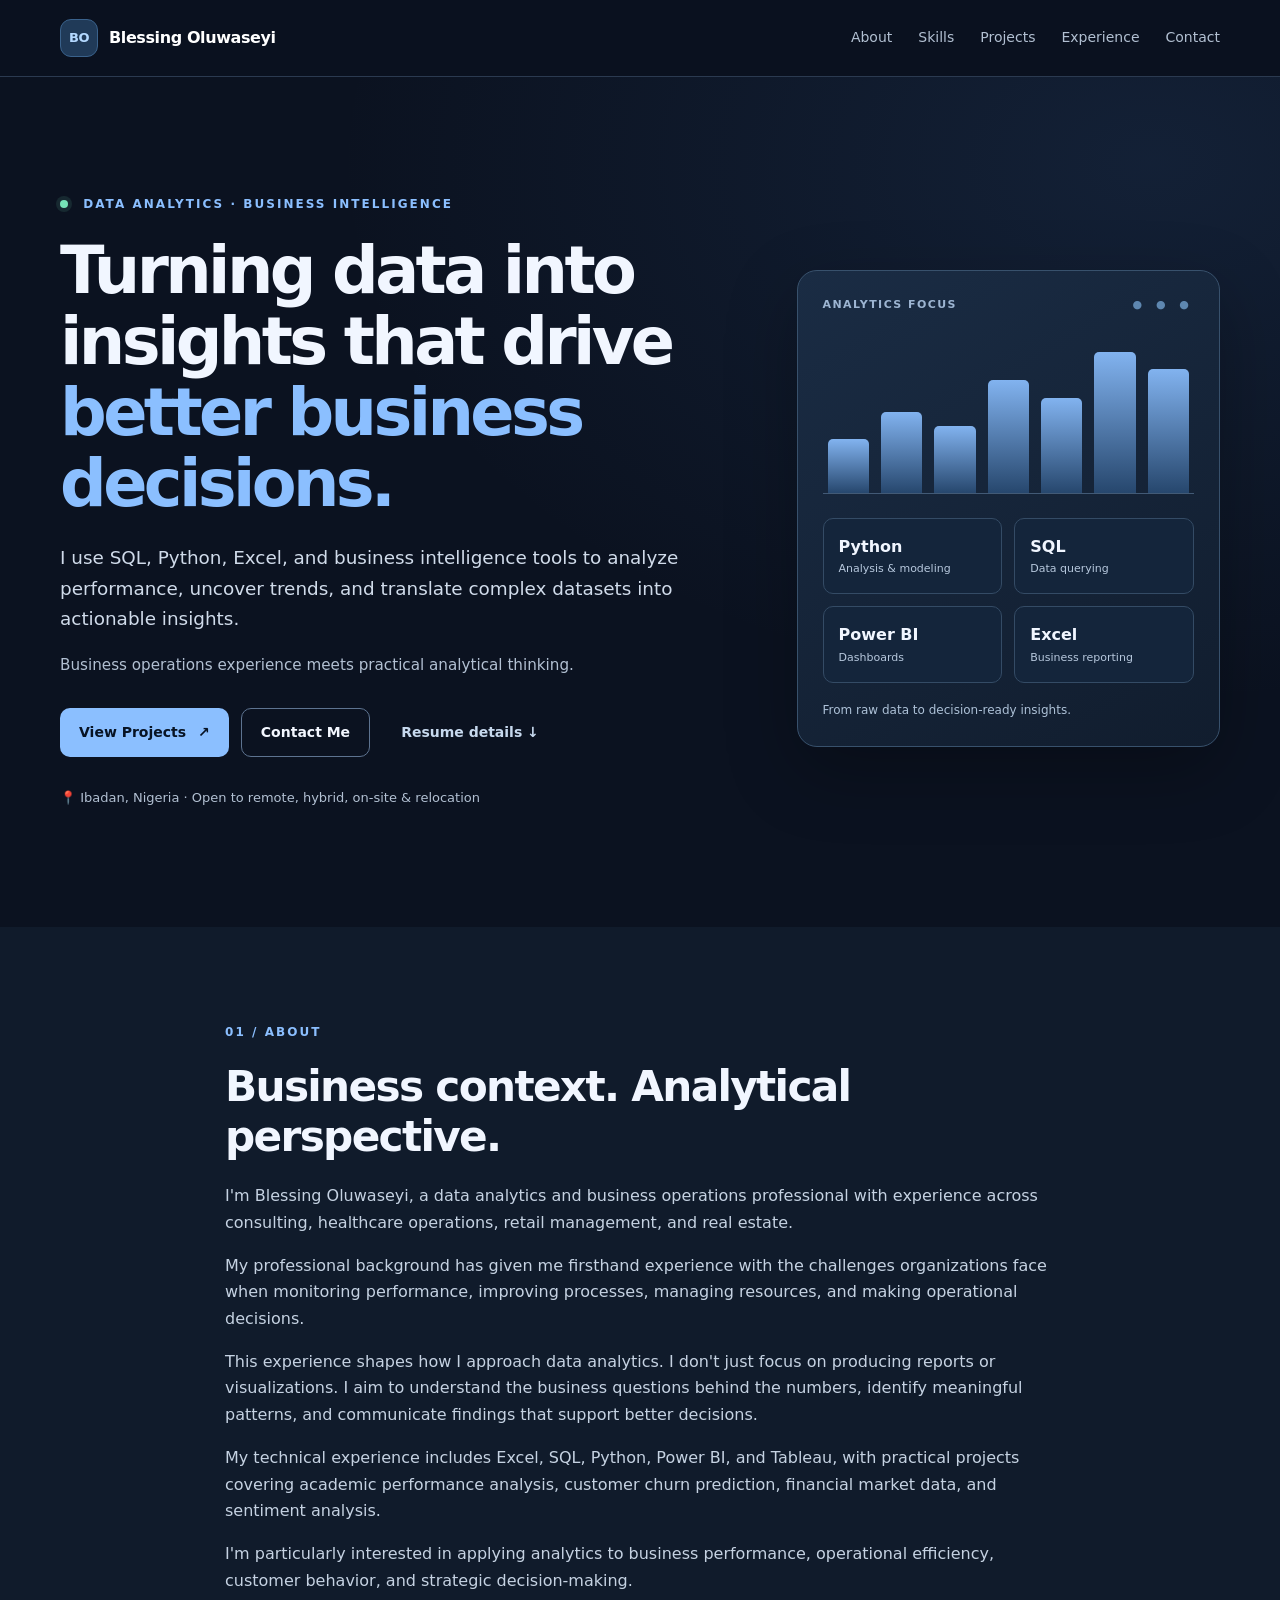
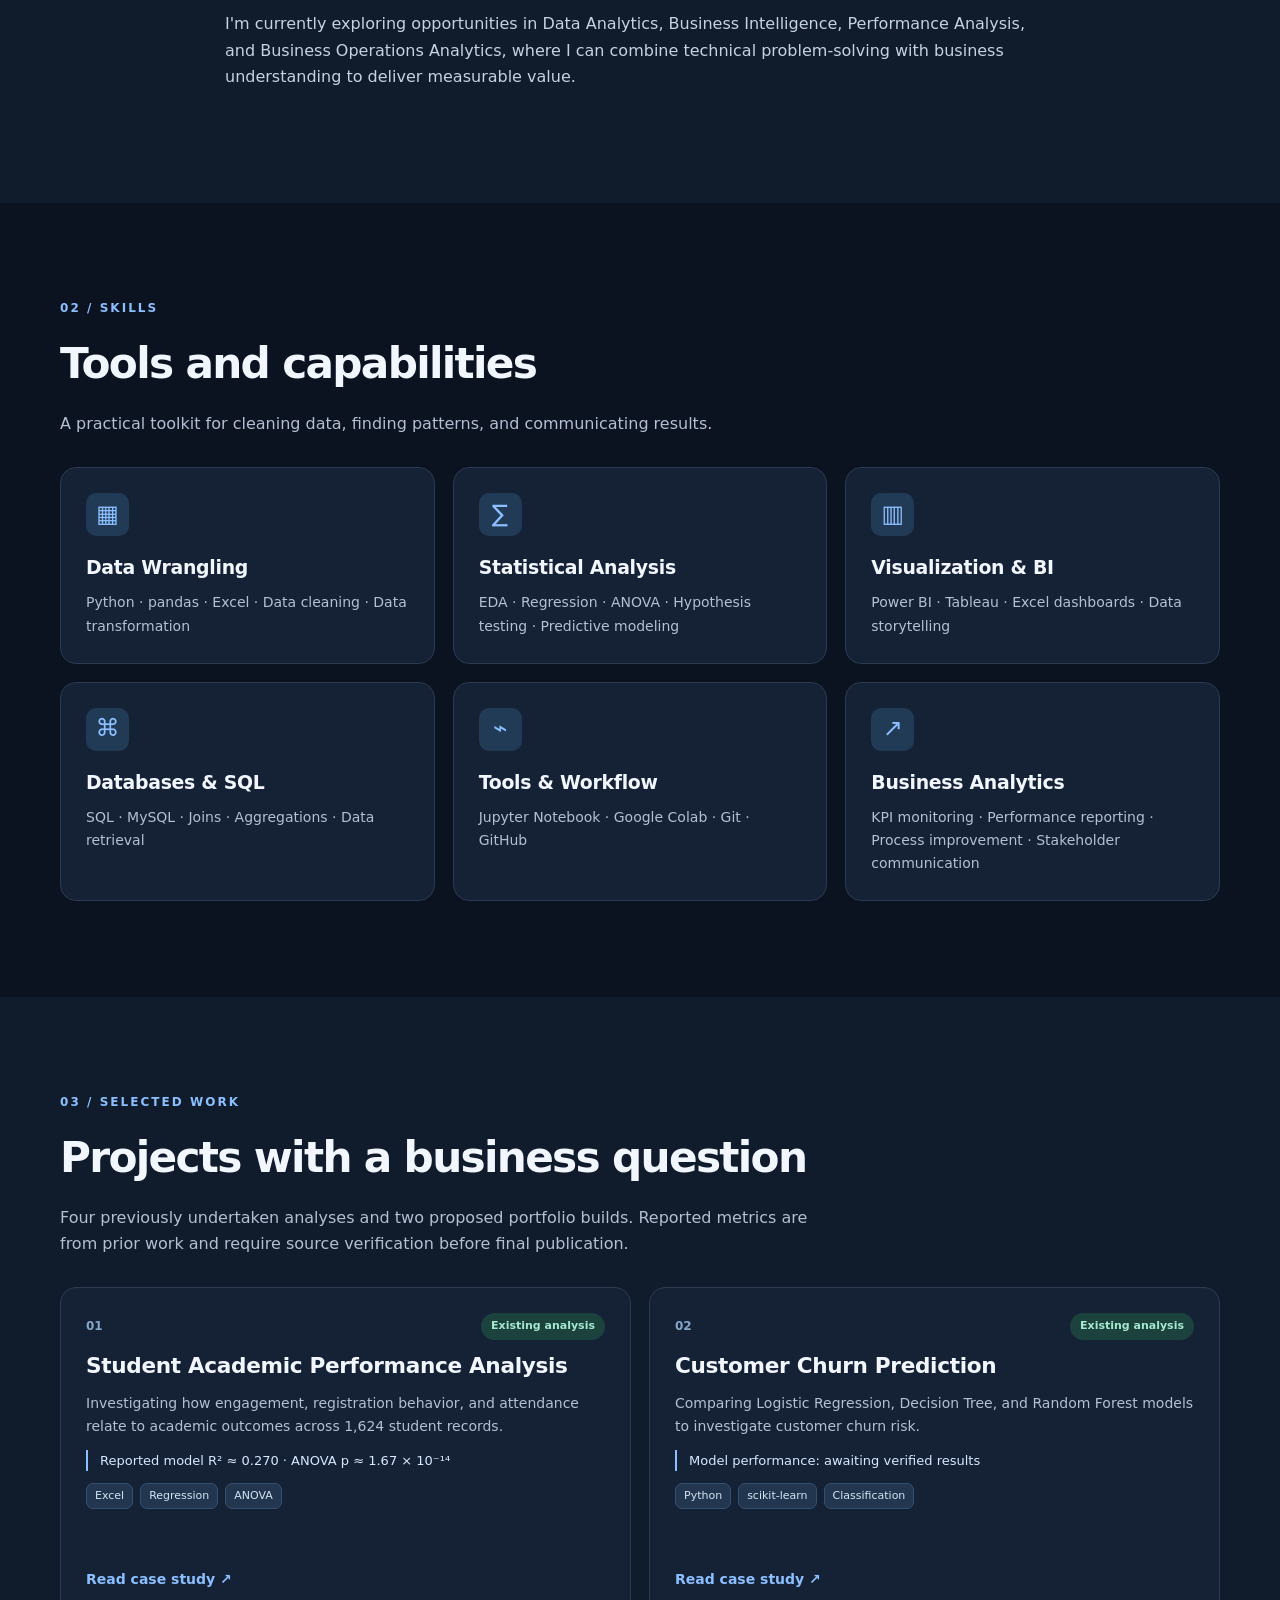
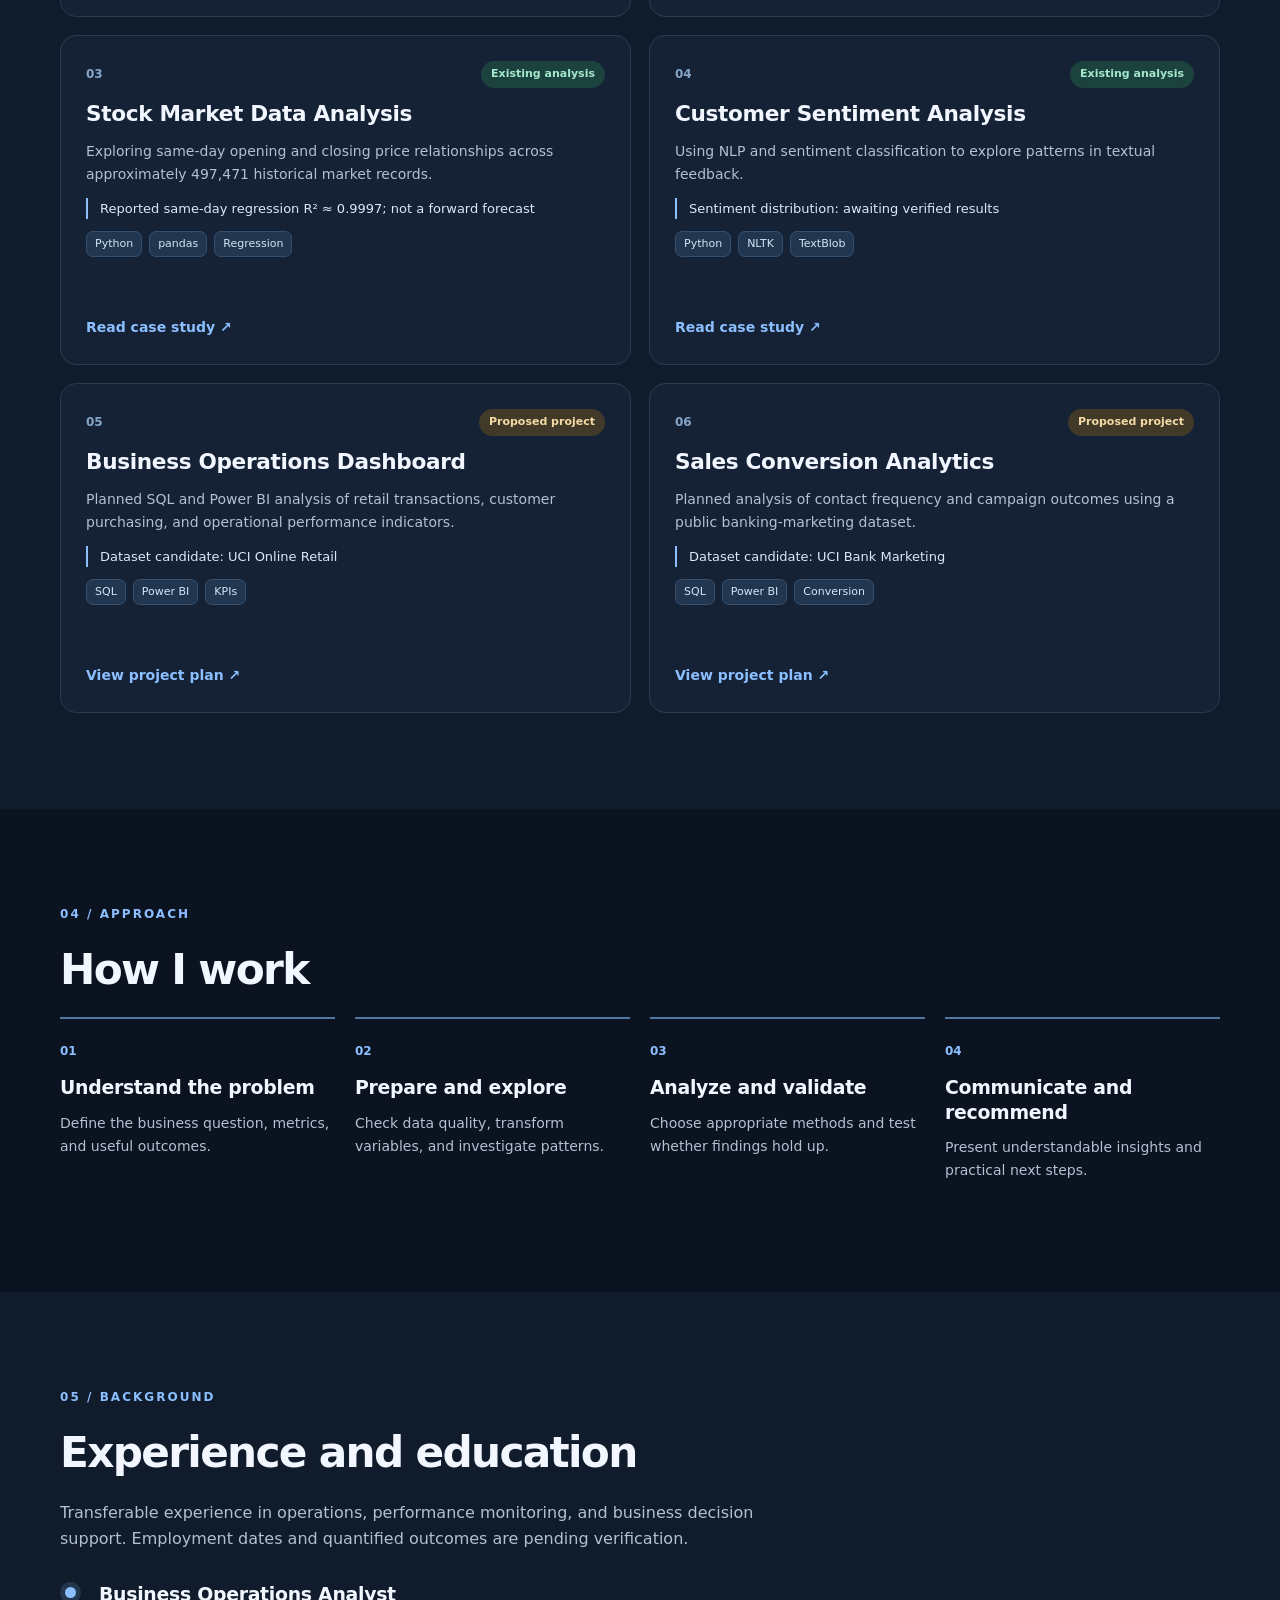
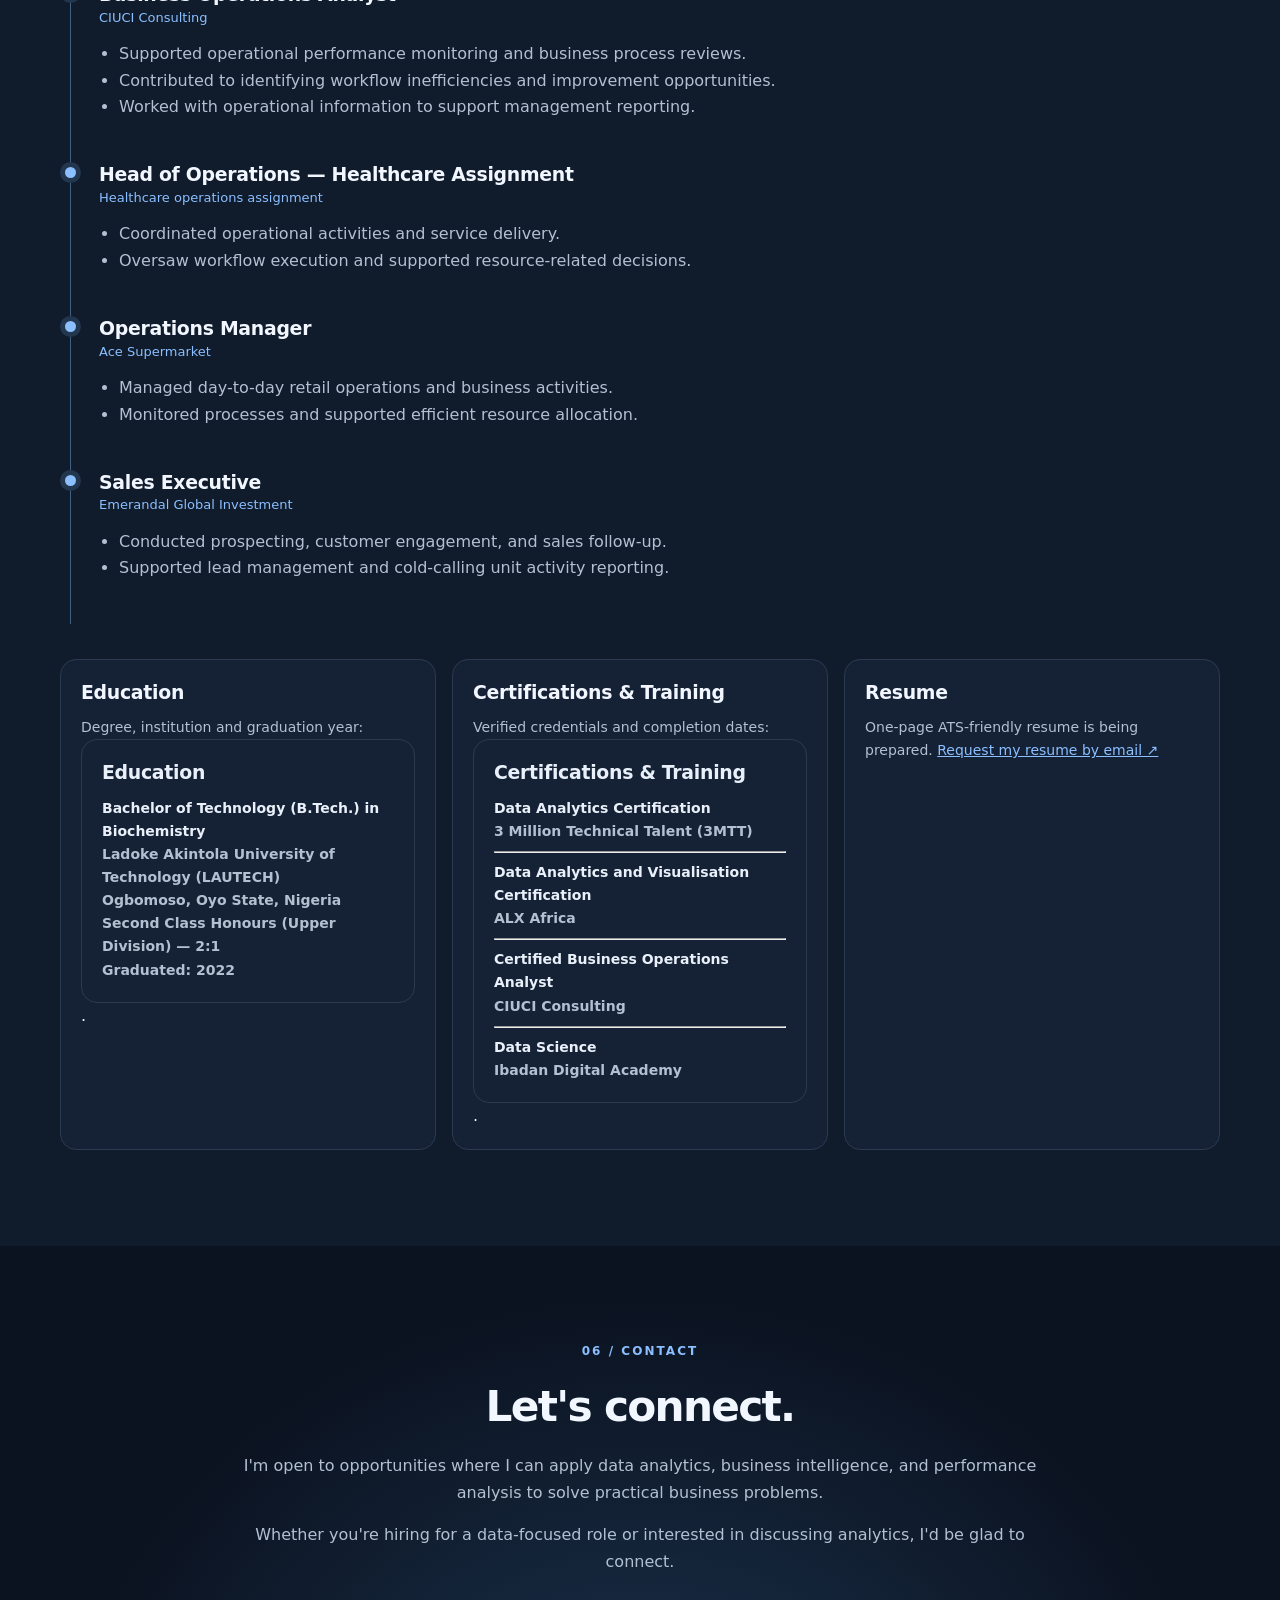
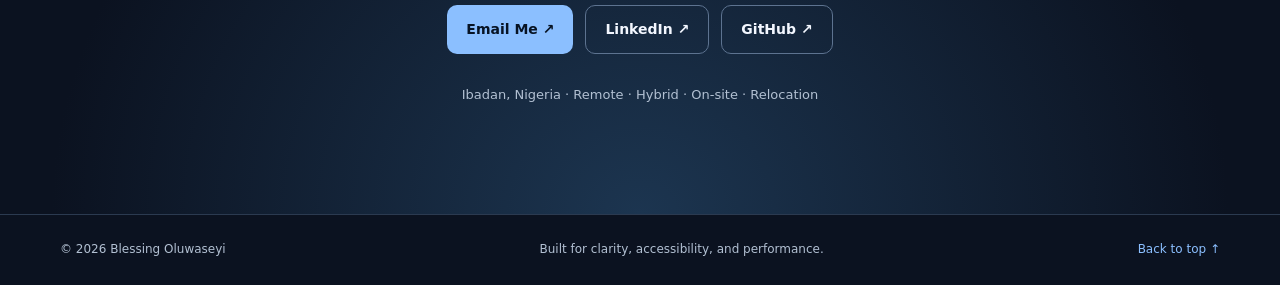
<file: index.html>
<!doctype html>
<html lang="en">
<head>
<meta charset="utf-8">
<meta name="viewport" content="width=device-width,initial-scale=1">
<meta name="theme-color" content="#0b1220">
<meta name="description" content="Hassan Blessing Oluwaseyi is a data analytics and business operations professional working with Python, SQL, Excel, Power BI and Tableau to turn data into business insights.">
<meta property="og:type" content="website">
<meta property="og:title" content="Hassan Blessing Oluwaseyi | Data Analytics & Business Intelligence">
<meta property="og:description" content="Explore analytics projects in academic performance, customer churn, financial data, sentiment analysis and business operations.">
<meta property="og:image" content="assets/social-preview.svg">
<meta name="twitter:card" content="summary_large_image">
<title>Hassan Blessing Oluwaseyi | Data Analytics & Business Intelligence</title>
<link rel="icon" href="assets/favicon.svg" type="image/svg+xml">
<link rel="stylesheet" href="styles.css">
<script defer src="script.js"></script>
</head>
<body>
<a class="skip" href="#main">Skip to content</a>
<header class="site-header"><div class="container nav-wrap"><a class="brand" href="#home" aria-label="Blessing Oluwaseyi home"><span class="brand-mark">BO</span><span>Blessing Oluwaseyi</span></a><button class="menu-toggle" aria-label="Open navigation" aria-controls="primary-nav" aria-expanded="false"><span></span><span></span><span></span></button><nav id="primary-nav" aria-label="Main navigation"><a href="#about">About</a><a href="#skills">Skills</a><a href="#projects">Projects</a><a href="#experience">Experience</a><a href="#contact">Contact</a></nav></div></header>
<main id="main">
<section id="home" class="hero section"><div class="container hero-grid"><div><p class="eyebrow"><span class="pulse"></span> DATA ANALYTICS · BUSINESS INTELLIGENCE</p><h1>Turning data into insights that drive <span>better business decisions.</span></h1><p class="lead">I use SQL, Python, Excel, and business intelligence tools to analyze performance, uncover trends, and translate complex datasets into actionable insights.</p><p class="hero-note">Business operations experience meets practical analytical thinking.</p><div class="actions"><a class="btn primary" href="#projects">View Projects <span aria-hidden="true">↗</span></a><a class="btn outline" href="#contact">Contact Me</a><a class="btn text-btn" href="#resume">Resume details ↓</a></div><p class="availability">📍 Ibadan, Nigeria <span aria-hidden="true">·</span> Open to remote, hybrid, on-site & relocation</p></div><div class="hero-panel" aria-label="Analytics specializations"><div class="panel-top"><span>ANALYTICS FOCUS</span><span class="dot-row" aria-hidden="true">● ● ●</span></div><div class="chart-decoration" aria-hidden="true"><span style="height:35%"></span><span style="height:52%"></span><span style="height:43%"></span><span style="height:73%"></span><span style="height:61%"></span><span style="height:91%"></span><span style="height:80%"></span></div><div class="focus-grid"><div><strong>Python</strong><small>Analysis & modeling</small></div><div><strong>SQL</strong><small>Data querying</small></div><div><strong>Power BI</strong><small>Dashboards</small></div><div><strong>Excel</strong><small>Business reporting</small></div></div><p class="panel-footer">From raw data to decision-ready insights.</p></div></div></section>
<section id="about" class="section alt"><div class="container narrow"><p class="eyebrow">01 / ABOUT</p><h2>Business context. Analytical perspective.</h2><div class="prose"><p>I'm Blessing Oluwaseyi, a data analytics and business operations professional with experience across consulting, healthcare operations, retail management, and real estate.</p><p>My professional background has given me firsthand experience with the challenges organizations face when monitoring performance, improving processes, managing resources, and making operational decisions.</p><p>This experience shapes how I approach data analytics. I don't just focus on producing reports or visualizations. I aim to understand the business questions behind the numbers, identify meaningful patterns, and communicate findings that support better decisions.</p><p>My technical experience includes Excel, SQL, Python, Power BI, and Tableau, with practical projects covering academic performance analysis, customer churn prediction, financial market data, and sentiment analysis.</p><p>I'm particularly interested in applying analytics to business performance, operational efficiency, customer behavior, and strategic decision-making.</p><p>I'm currently exploring opportunities in Data Analytics, Business Intelligence, Performance Analysis, and Business Operations Analytics, where I can combine technical problem-solving with business understanding to deliver measurable value.</p></div></div></section>
<section id="skills" class="section"><div class="container"><p class="eyebrow">02 / SKILLS</p><h2>Tools and capabilities</h2><p class="section-intro">A practical toolkit for cleaning data, finding patterns, and communicating results.</p><div class="skill-grid"><article class="card"><span class="card-icon">▦</span><h3>Data Wrangling</h3><p>Python · pandas · Excel · Data cleaning · Data transformation</p></article><article class="card"><span class="card-icon">∑</span><h3>Statistical Analysis</h3><p>EDA · Regression · ANOVA · Hypothesis testing · Predictive modeling</p></article><article class="card"><span class="card-icon">▥</span><h3>Visualization & BI</h3><p>Power BI · Tableau · Excel dashboards · Data storytelling</p></article><article class="card"><span class="card-icon">⌘</span><h3>Databases & SQL</h3><p>SQL · MySQL · Joins · Aggregations · Data retrieval</p></article><article class="card"><span class="card-icon">⌁</span><h3>Tools & Workflow</h3><p>Jupyter Notebook · Google Colab · Git · GitHub</p></article><article class="card"><span class="card-icon">↗</span><h3>Business Analytics</h3><p>KPI monitoring · Performance reporting · Process improvement · Stakeholder communication</p></article></div></div></section>
<section id="projects" class="section alt"><div class="container"><p class="eyebrow">03 / SELECTED WORK</p><h2>Projects with a business question</h2><p class="section-intro">Four previously undertaken analyses and two proposed portfolio builds. Reported metrics are from prior work and require source verification before final publication.</p><div class="project-grid">
<article class="project card"><div class="project-head"><span class="project-number">01</span><span class="status existing">Existing analysis</span></div><h3>Student Academic Performance Analysis</h3><p>Investigating how engagement, registration behavior, and attendance relate to academic outcomes across 1,624 student records.</p><div class="project-highlight">Reported model R² ≈ 0.270 · ANOVA p ≈ 1.67 × 10⁻¹⁴</div><div class="tags"><span>Excel</span><span>Regression</span><span>ANOVA</span></div><a class="project-link" href="case-studies/student-performance.html">Read case study <span aria-hidden="true">↗</span></a></article>
<article class="project card"><div class="project-head"><span class="project-number">02</span><span class="status existing">Existing analysis</span></div><h3>Customer Churn Prediction</h3><p>Comparing Logistic Regression, Decision Tree, and Random Forest models to investigate customer churn risk.</p><div class="project-highlight">Model performance: awaiting verified results</div><div class="tags"><span>Python</span><span>scikit-learn</span><span>Classification</span></div><a class="project-link" href="case-studies/customer-churn.html">Read case study <span aria-hidden="true">↗</span></a></article>
<article class="project card"><div class="project-head"><span class="project-number">03</span><span class="status existing">Existing analysis</span></div><h3>Stock Market Data Analysis</h3><p>Exploring same-day opening and closing price relationships across approximately 497,471 historical market records.</p><div class="project-highlight">Reported same-day regression R² ≈ 0.9997; not a forward forecast</div><div class="tags"><span>Python</span><span>pandas</span><span>Regression</span></div><a class="project-link" href="case-studies/stock-market.html">Read case study <span aria-hidden="true">↗</span></a></article>
<article class="project card"><div class="project-head"><span class="project-number">04</span><span class="status existing">Existing analysis</span></div><h3>Customer Sentiment Analysis</h3><p>Using NLP and sentiment classification to explore patterns in textual feedback.</p><div class="project-highlight">Sentiment distribution: awaiting verified results</div><div class="tags"><span>Python</span><span>NLTK</span><span>TextBlob</span></div><a class="project-link" href="case-studies/sentiment-analysis.html">Read case study <span aria-hidden="true">↗</span></a></article>
<article class="project card"><div class="project-head"><span class="project-number">05</span><span class="status proposed">Proposed project</span></div><h3>Business Operations Dashboard</h3><p>Planned SQL and Power BI analysis of retail transactions, customer purchasing, and operational performance indicators.</p><div class="project-highlight">Dataset candidate: UCI Online Retail</div><div class="tags"><span>SQL</span><span>Power BI</span><span>KPIs</span></div><a class="project-link" href="case-studies/operations-dashboard.html">View project plan <span aria-hidden="true">↗</span></a></article>
<article class="project card"><div class="project-head"><span class="project-number">06</span><span class="status proposed">Proposed project</span></div><h3>Sales Conversion Analytics</h3><p>Planned analysis of contact frequency and campaign outcomes using a public banking-marketing dataset.</p><div class="project-highlight">Dataset candidate: UCI Bank Marketing</div><div class="tags"><span>SQL</span><span>Power BI</span><span>Conversion</span></div><a class="project-link" href="case-studies/sales-conversion.html">View project plan <span aria-hidden="true">↗</span></a></article>
</div></div></section>
<section id="approach" class="section"><div class="container"><p class="eyebrow">04 / APPROACH</p><h2>How I work</h2><div class="steps"><div><span>01</span><h3>Understand the problem</h3><p>Define the business question, metrics, and useful outcomes.</p></div><div><span>02</span><h3>Prepare and explore</h3><p>Check data quality, transform variables, and investigate patterns.</p></div><div><span>03</span><h3>Analyze and validate</h3><p>Choose appropriate methods and test whether findings hold up.</p></div><div><span>04</span><h3>Communicate and recommend</h3><p>Present understandable insights and practical next steps.</p></div></div></div></section>
<section id="experience" class="section alt"><div class="container"><p class="eyebrow">05 / BACKGROUND</p><h2>Experience and education</h2><p class="section-intro">Transferable experience in operations, performance monitoring, and business decision support. Employment dates and quantified outcomes are pending verification.</p><div class="timeline"><article><h3>Business Operations Analyst</h3><p class="role-org">CIUCI Consulting</p><ul><li>Supported operational performance monitoring and business process reviews.</li><li>Contributed to identifying workflow inefficiencies and improvement opportunities.</li><li>Worked with operational information to support management reporting.</li></ul></article><article><h3>Head of Operations — Healthcare Assignment</h3><p class="role-org">Healthcare operations assignment</p><ul><li>Coordinated operational activities and service delivery.</li><li>Oversaw workflow execution and supported resource-related decisions.</li></ul></article><article><h3>Operations Manager</h3><p class="role-org">Ace Supermarket</p><ul><li>Managed day-to-day retail operations and business activities.</li><li>Monitored processes and supported efficient resource allocation.</li></ul></article><article><h3>Sales Executive</h3><p class="role-org">Emerandal Global Investment</p><ul><li>Conducted prospecting, customer engagement, and sales follow-up.</li><li>Supported lead management and cold-calling unit activity reporting.</li></ul></article></div><div id="resume" class="info-grid"><div class="card"><h3>Education</h3><p>Degree, institution and graduation year: <strong> <div class="card">   <h3>Education</h3>    <p><strong>Bachelor of Technology (B.Tech.) in Biochemistry</strong></p>   <p>Ladoke Akintola University of Technology (LAUTECH)</p>   <p>Ogbomoso, Oyo State, Nigeria</p>   <p>Second Class Honours (Upper Division) — 2:1</p>   <p>Graduated: 2022</p>  </div></strong>.</p></div><div class="card"><h3>Certifications & Training</h3><p>Verified credentials and completion dates: <strong> <div class="card">   <h3>Certifications &amp; Training</h3>    <p>     <strong>Data Analytics Certification</strong><br>     3 Million Technical Talent (3MTT)   </p>    <hr>    <p>     <strong>Data Analytics and Visualisation Certification</strong><br>     ALX Africa   </p>    <hr>    <p>     <strong>Certified Business Operations Analyst</strong><br>     CIUCI Consulting   </p>    <hr>    <p>     <strong>Data Science</strong><br>     Ibadan Digital Academy   </p> </div></strong>.</p></div><div class="card"><h3>Resume</h3><p>One-page ATS-friendly resume is being prepared. <a href="mailto:Blessinghssn8@gmail.com?subject=Resume%20request">Request my resume by email ↗</a></p></div></div></div></section>
<section id="contact" class="section contact-section"><div class="container contact-inner"><p class="eyebrow">06 / CONTACT</p><h2>Let's connect.</h2><p>I'm open to opportunities where I can apply data analytics, business intelligence, and performance analysis to solve practical business problems.</p><p>Whether you're hiring for a data-focused role or interested in discussing analytics, I'd be glad to connect.</p><div class="actions"><a class="btn primary" href="mailto:Blessinghssn8@gmail.com">Email Me ↗</a><a class="btn outline" href="https://www.linkedin.com/in/blessing-hassan-1100a9236/" target="_blank" rel="noopener noreferrer">LinkedIn ↗</a><a class="btn outline" href="https://github.com/blessinghssn8-Analysis" target="_blank" rel="noopener noreferrer">GitHub ↗</a></div><p class="contact-meta">Ibadan, Nigeria · Remote · Hybrid · On-site · Relocation</p></div></section>
</main>
<footer class="footer"><div class="container footer-inner"><span>© <span id="year">2026</span> Blessing Oluwaseyi</span><span>Built for clarity, accessibility, and performance.</span><a href="#home">Back to top ↑</a></div></footer>
</body></html>
</file>
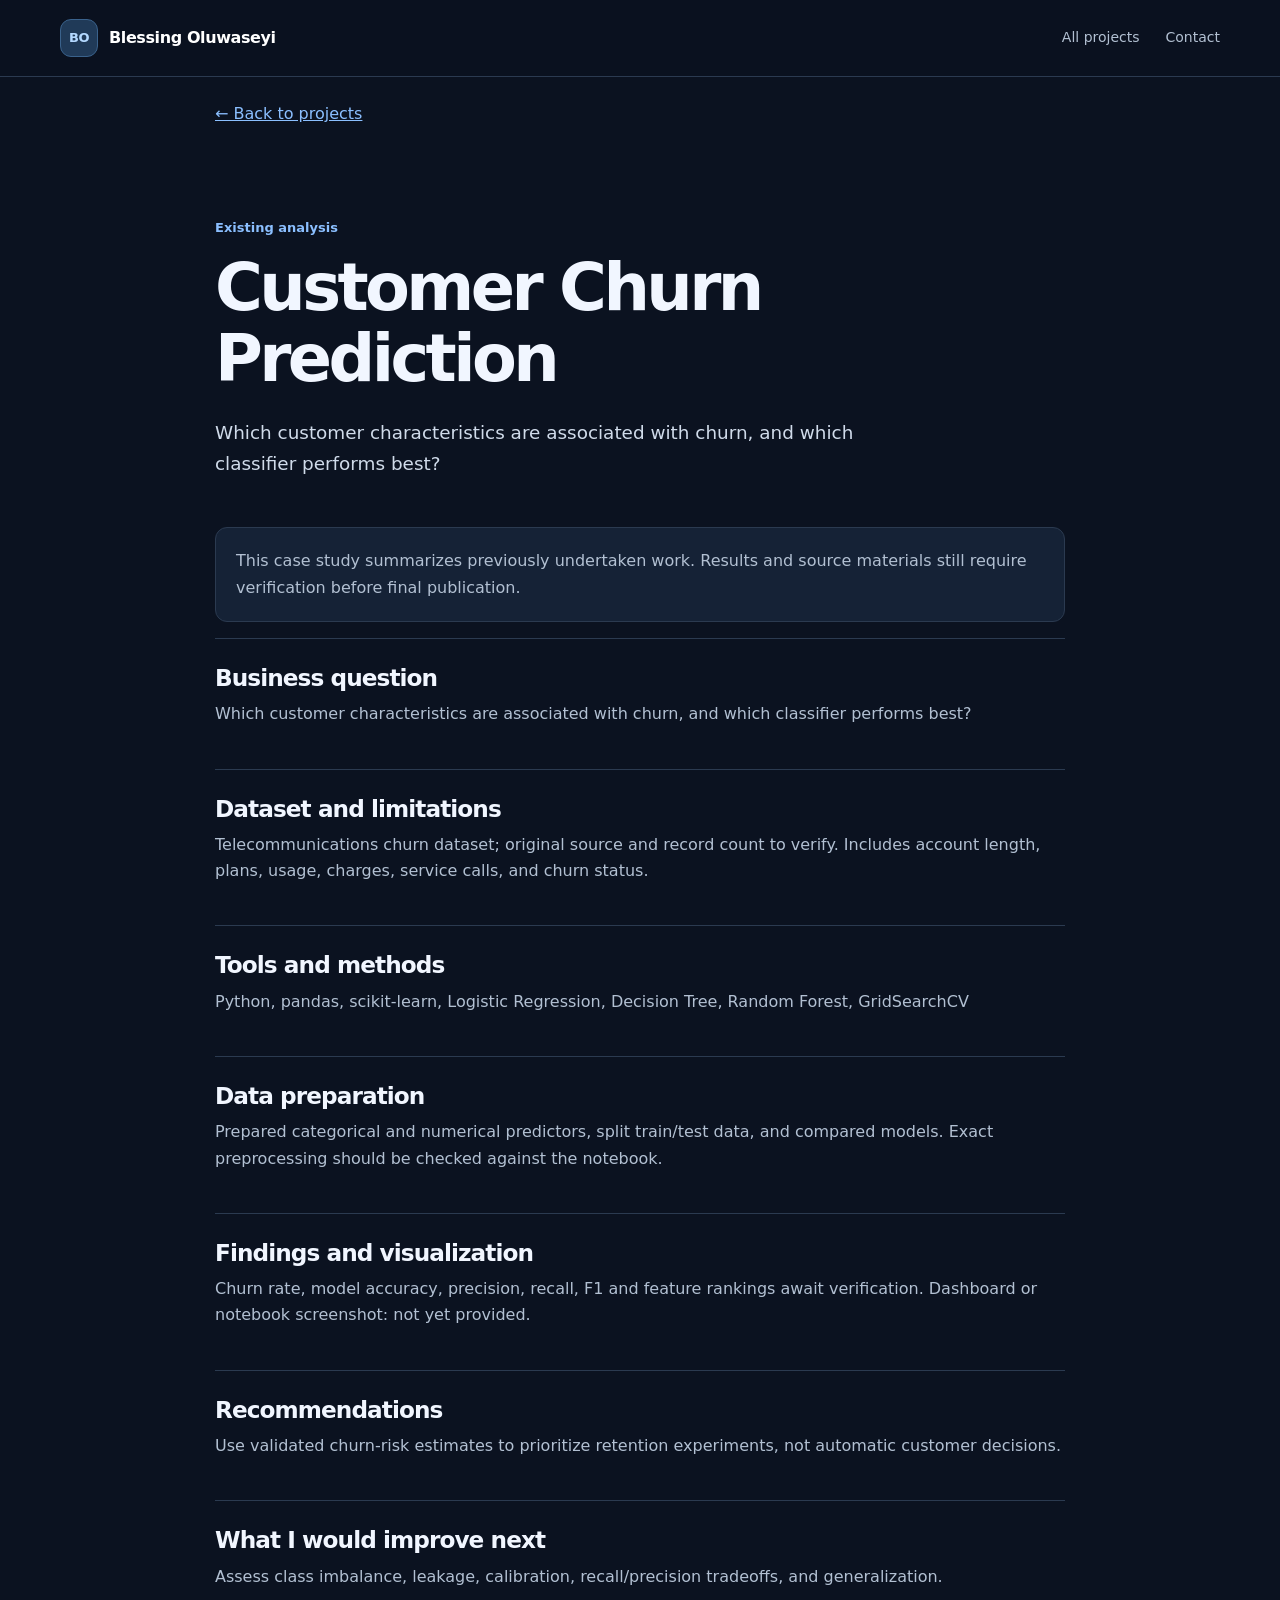
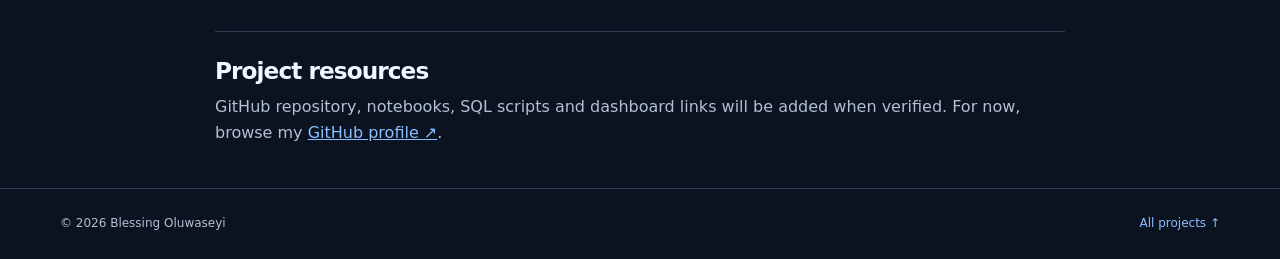
<file: customer-churn.html>
<!doctype html><html lang="en"><head><meta charset="utf-8"><meta name="viewport" content="width=device-width,initial-scale=1"><meta name="theme-color" content="#0b1220"><meta name="description" content="Customer Churn Prediction — business problem, methods, findings, recommendations and limitations."><title>Customer Churn Prediction | Blessing Oluwaseyi</title><link rel="icon" href="../assets/favicon.svg" type="image/svg+xml"><link rel="stylesheet" href="../styles.css"><style>.case-container{max-width:850px}.case-header{padding:90px 0 30px}.case-section{border-top:1px solid var(--border);padding:25px 0}.case-section h2{font-size:1.45rem;margin-bottom:10px}.case-section p{color:var(--muted)}.case-back{display:inline-block;margin-top:24px}.case-status{color:var(--accent);font-size:13px;font-weight:700}.case-note{background:var(--card);border:1px solid var(--border);padding:20px;border-radius:12px;color:var(--muted)}</style></head><body><a class="skip" href="#main">Skip to content</a><header class="site-header"><div class="container nav-wrap"><a class="brand" href="../index.html#home"><span class="brand-mark">BO</span><span>Blessing Oluwaseyi</span></a><nav aria-label="Main navigation"><a href="../index.html#projects">All projects</a><a href="../index.html#contact">Contact</a></nav></div></header><main id="main"><div class="container case-container"><a class="case-back" href="../index.html#projects">← Back to projects</a><div class="case-header"><p class="case-status">Existing analysis</p><h1>Customer Churn Prediction</h1><p class="lead">Which customer characteristics are associated with churn, and which classifier performs best?</p></div><p class="case-note">This case study summarizes previously undertaken work. Results and source materials still require verification before final publication.</p><section class="case-section"><h2>Business question</h2><p>Which customer characteristics are associated with churn, and which classifier performs best?</p></section><section class="case-section"><h2>Dataset and limitations</h2><p>Telecommunications churn dataset; original source and record count to verify. Includes account length, plans, usage, charges, service calls, and churn status.</p></section><section class="case-section"><h2>Tools and methods</h2><p>Python, pandas, scikit-learn, Logistic Regression, Decision Tree, Random Forest, GridSearchCV</p></section><section class="case-section"><h2>Data preparation</h2><p>Prepared categorical and numerical predictors, split train/test data, and compared models. Exact preprocessing should be checked against the notebook.</p></section><section class="case-section"><h2>Findings and visualization</h2><p>Churn rate, model accuracy, precision, recall, F1 and feature rankings await verification. Dashboard or notebook screenshot: not yet provided.</p></section><section class="case-section"><h2>Recommendations</h2><p>Use validated churn-risk estimates to prioritize retention experiments, not automatic customer decisions.</p></section><section class="case-section"><h2>What I would improve next</h2><p>Assess class imbalance, leakage, calibration, recall/precision tradeoffs, and generalization.</p></section><section class="case-section"><h2>Project resources</h2><p>GitHub repository, notebooks, SQL scripts and dashboard links will be added when verified. For now, browse my <a href="https://github.com/blessinghssn8-Analysis" target="_blank" rel="noopener noreferrer">GitHub profile ↗</a>.</p></section></div></main><footer class="footer"><div class="container footer-inner"><span>© 2026 Blessing Oluwaseyi</span><a href="../index.html#projects">All projects ↑</a></div></footer></body></html>
</file>
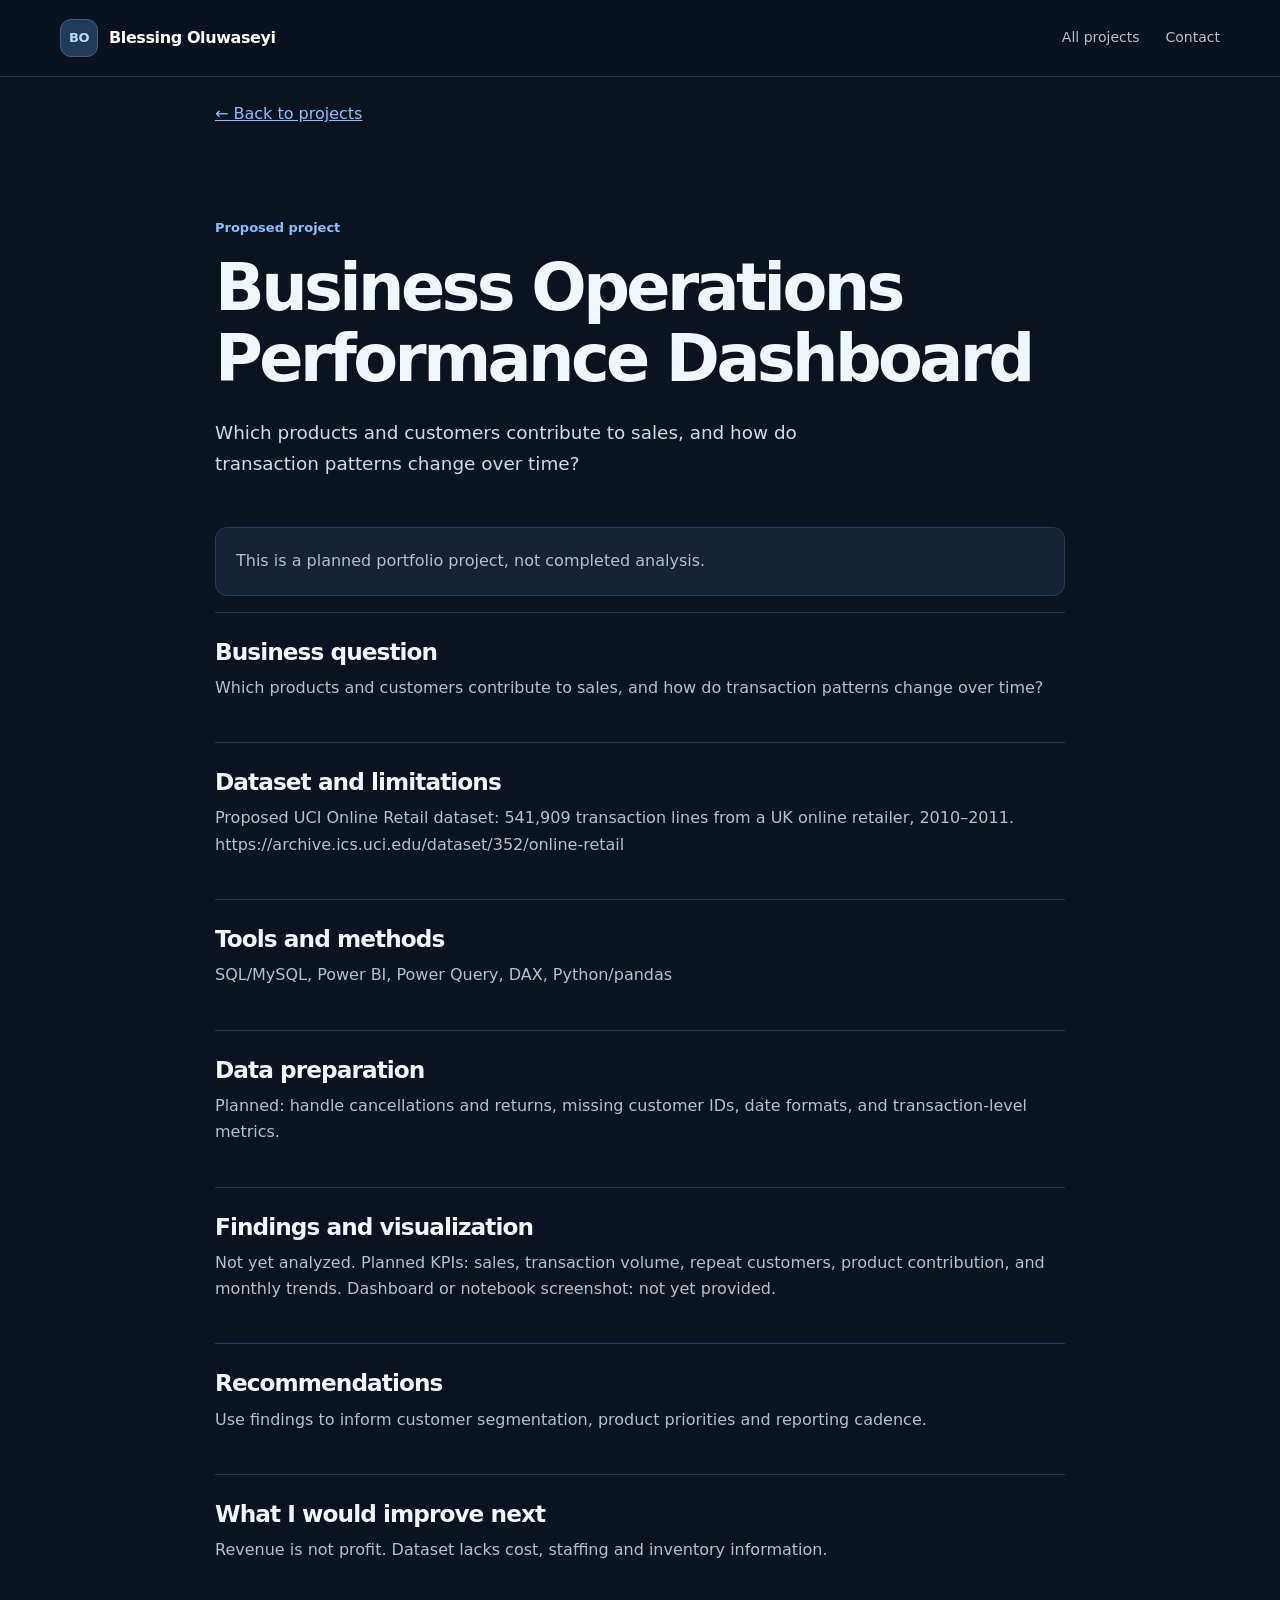
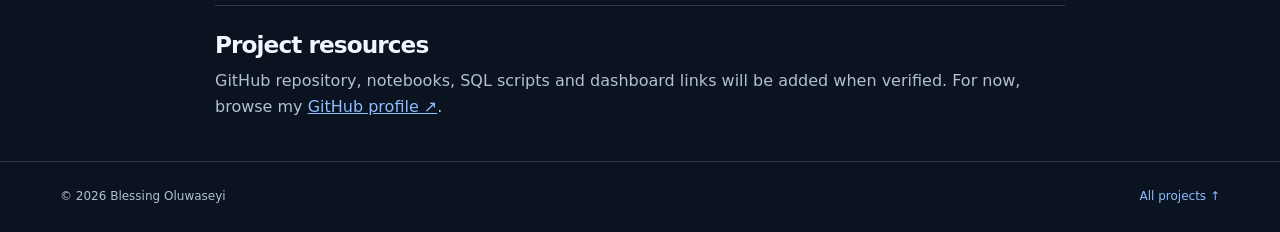
<file: operations-dashboard.html>
<!doctype html><html lang="en"><head><meta charset="utf-8"><meta name="viewport" content="width=device-width,initial-scale=1"><meta name="theme-color" content="#0b1220"><meta name="description" content="Business Operations Performance Dashboard — business problem, methods, findings, recommendations and limitations."><title>Business Operations Performance Dashboard | Blessing Oluwaseyi</title><link rel="icon" href="../assets/favicon.svg" type="image/svg+xml"><link rel="stylesheet" href="../styles.css"><style>.case-container{max-width:850px}.case-header{padding:90px 0 30px}.case-section{border-top:1px solid var(--border);padding:25px 0}.case-section h2{font-size:1.45rem;margin-bottom:10px}.case-section p{color:var(--muted)}.case-back{display:inline-block;margin-top:24px}.case-status{color:var(--accent);font-size:13px;font-weight:700}.case-note{background:var(--card);border:1px solid var(--border);padding:20px;border-radius:12px;color:var(--muted)}</style></head><body><a class="skip" href="#main">Skip to content</a><header class="site-header"><div class="container nav-wrap"><a class="brand" href="../index.html#home"><span class="brand-mark">BO</span><span>Blessing Oluwaseyi</span></a><nav aria-label="Main navigation"><a href="../index.html#projects">All projects</a><a href="../index.html#contact">Contact</a></nav></div></header><main id="main"><div class="container case-container"><a class="case-back" href="../index.html#projects">← Back to projects</a><div class="case-header"><p class="case-status">Proposed project</p><h1>Business Operations Performance Dashboard</h1><p class="lead">Which products and customers contribute to sales, and how do transaction patterns change over time?</p></div><p class="case-note">This is a planned portfolio project, not completed analysis.</p><section class="case-section"><h2>Business question</h2><p>Which products and customers contribute to sales, and how do transaction patterns change over time?</p></section><section class="case-section"><h2>Dataset and limitations</h2><p>Proposed UCI Online Retail dataset: 541,909 transaction lines from a UK online retailer, 2010–2011. https://archive.ics.uci.edu/dataset/352/online-retail</p></section><section class="case-section"><h2>Tools and methods</h2><p>SQL/MySQL, Power BI, Power Query, DAX, Python/pandas</p></section><section class="case-section"><h2>Data preparation</h2><p>Planned: handle cancellations and returns, missing customer IDs, date formats, and transaction-level metrics.</p></section><section class="case-section"><h2>Findings and visualization</h2><p>Not yet analyzed. Planned KPIs: sales, transaction volume, repeat customers, product contribution, and monthly trends. Dashboard or notebook screenshot: not yet provided.</p></section><section class="case-section"><h2>Recommendations</h2><p>Use findings to inform customer segmentation, product priorities and reporting cadence.</p></section><section class="case-section"><h2>What I would improve next</h2><p>Revenue is not profit. Dataset lacks cost, staffing and inventory information.</p></section><section class="case-section"><h2>Project resources</h2><p>GitHub repository, notebooks, SQL scripts and dashboard links will be added when verified. For now, browse my <a href="https://github.com/blessinghssn8-Analysis" target="_blank" rel="noopener noreferrer">GitHub profile ↗</a>.</p></section></div></main><footer class="footer"><div class="container footer-inner"><span>© 2026 Blessing Oluwaseyi</span><a href="../index.html#projects">All projects ↑</a></div></footer></body></html>
</file>
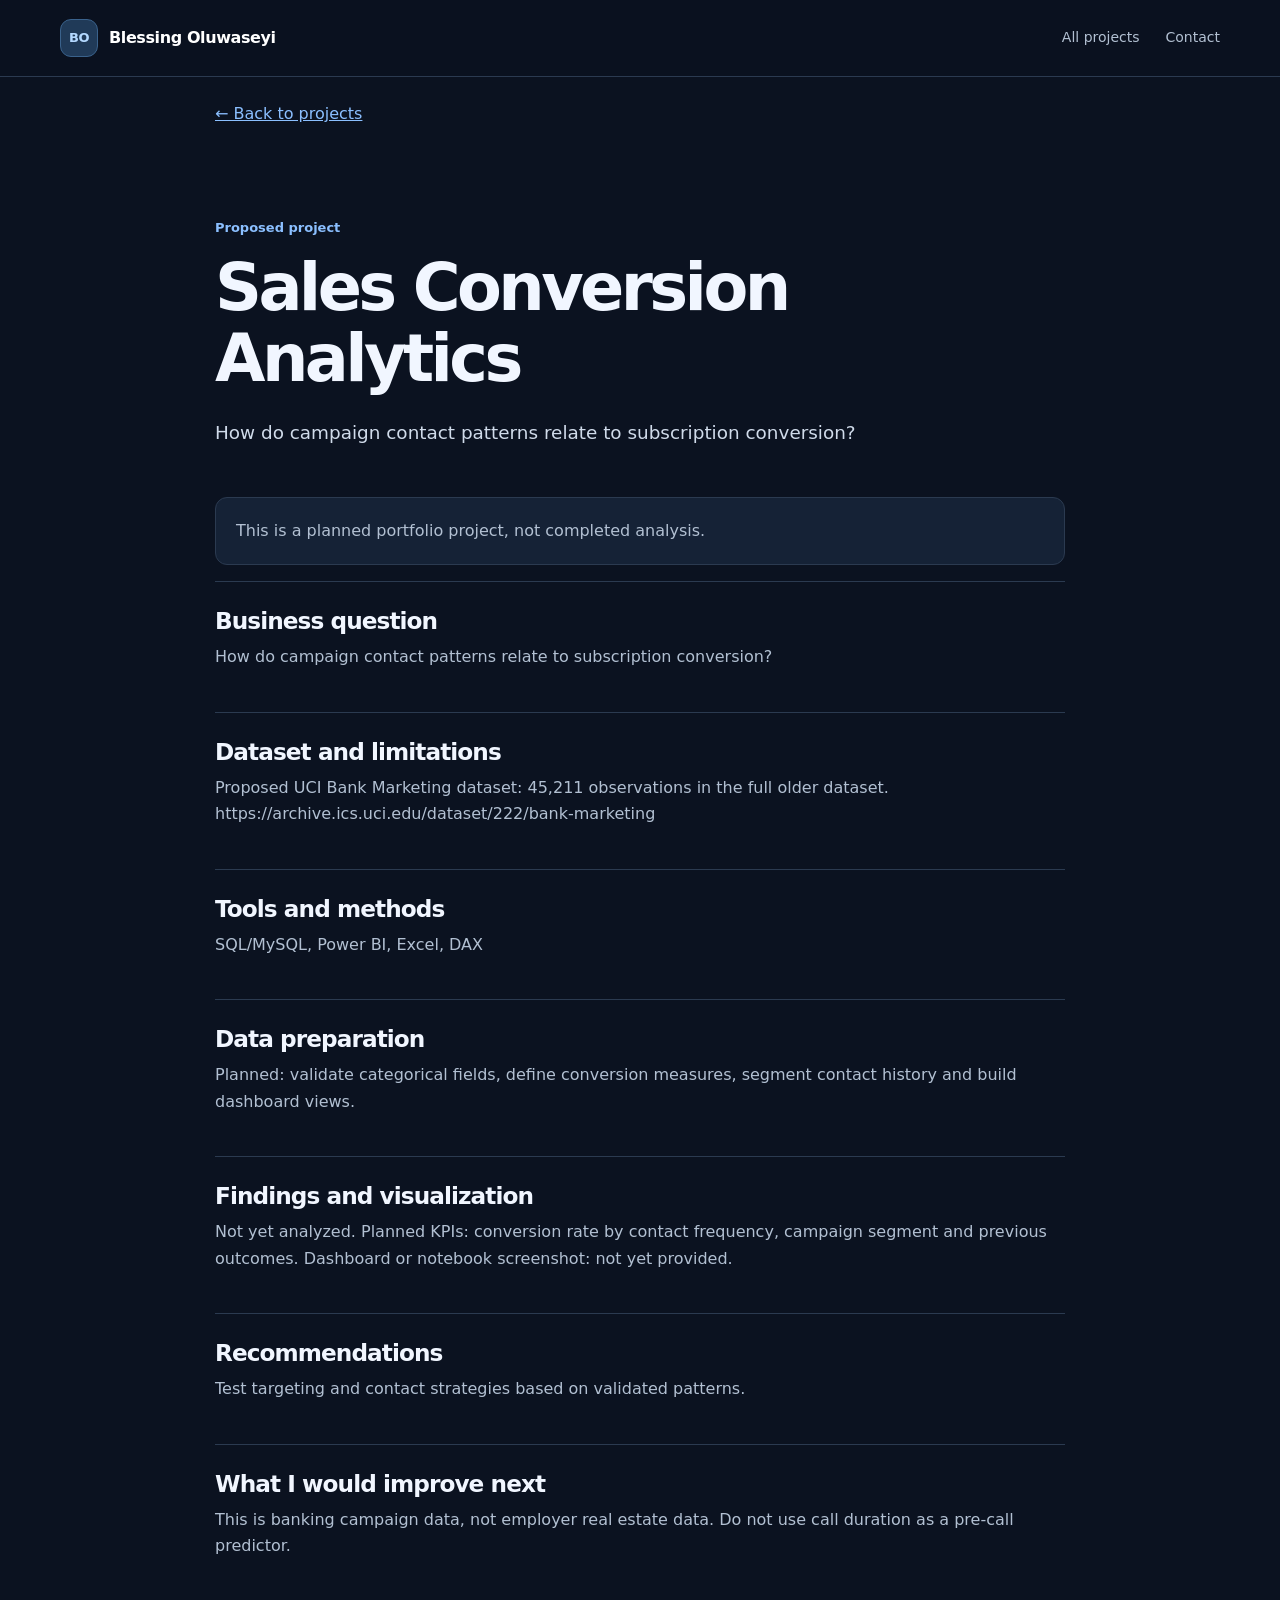
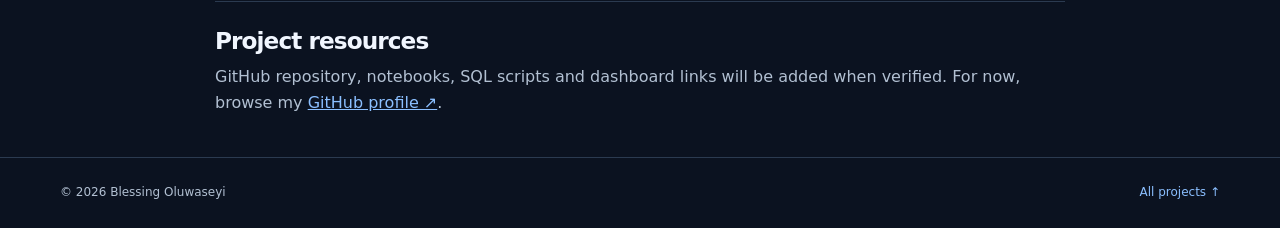
<file: sales-conversion.html>
<!doctype html><html lang="en"><head><meta charset="utf-8"><meta name="viewport" content="width=device-width,initial-scale=1"><meta name="theme-color" content="#0b1220"><meta name="description" content="Sales Conversion Analytics — business problem, methods, findings, recommendations and limitations."><title>Sales Conversion Analytics | Blessing Oluwaseyi</title><link rel="icon" href="../assets/favicon.svg" type="image/svg+xml"><link rel="stylesheet" href="../styles.css"><style>.case-container{max-width:850px}.case-header{padding:90px 0 30px}.case-section{border-top:1px solid var(--border);padding:25px 0}.case-section h2{font-size:1.45rem;margin-bottom:10px}.case-section p{color:var(--muted)}.case-back{display:inline-block;margin-top:24px}.case-status{color:var(--accent);font-size:13px;font-weight:700}.case-note{background:var(--card);border:1px solid var(--border);padding:20px;border-radius:12px;color:var(--muted)}</style></head><body><a class="skip" href="#main">Skip to content</a><header class="site-header"><div class="container nav-wrap"><a class="brand" href="../index.html#home"><span class="brand-mark">BO</span><span>Blessing Oluwaseyi</span></a><nav aria-label="Main navigation"><a href="../index.html#projects">All projects</a><a href="../index.html#contact">Contact</a></nav></div></header><main id="main"><div class="container case-container"><a class="case-back" href="../index.html#projects">← Back to projects</a><div class="case-header"><p class="case-status">Proposed project</p><h1>Sales Conversion Analytics</h1><p class="lead">How do campaign contact patterns relate to subscription conversion?</p></div><p class="case-note">This is a planned portfolio project, not completed analysis.</p><section class="case-section"><h2>Business question</h2><p>How do campaign contact patterns relate to subscription conversion?</p></section><section class="case-section"><h2>Dataset and limitations</h2><p>Proposed UCI Bank Marketing dataset: 45,211 observations in the full older dataset. https://archive.ics.uci.edu/dataset/222/bank-marketing</p></section><section class="case-section"><h2>Tools and methods</h2><p>SQL/MySQL, Power BI, Excel, DAX</p></section><section class="case-section"><h2>Data preparation</h2><p>Planned: validate categorical fields, define conversion measures, segment contact history and build dashboard views.</p></section><section class="case-section"><h2>Findings and visualization</h2><p>Not yet analyzed. Planned KPIs: conversion rate by contact frequency, campaign segment and previous outcomes. Dashboard or notebook screenshot: not yet provided.</p></section><section class="case-section"><h2>Recommendations</h2><p>Test targeting and contact strategies based on validated patterns.</p></section><section class="case-section"><h2>What I would improve next</h2><p>This is banking campaign data, not employer real estate data. Do not use call duration as a pre-call predictor.</p></section><section class="case-section"><h2>Project resources</h2><p>GitHub repository, notebooks, SQL scripts and dashboard links will be added when verified. For now, browse my <a href="https://github.com/blessinghssn8-Analysis" target="_blank" rel="noopener noreferrer">GitHub profile ↗</a>.</p></section></div></main><footer class="footer"><div class="container footer-inner"><span>© 2026 Blessing Oluwaseyi</span><a href="../index.html#projects">All projects ↑</a></div></footer></body></html>
</file>
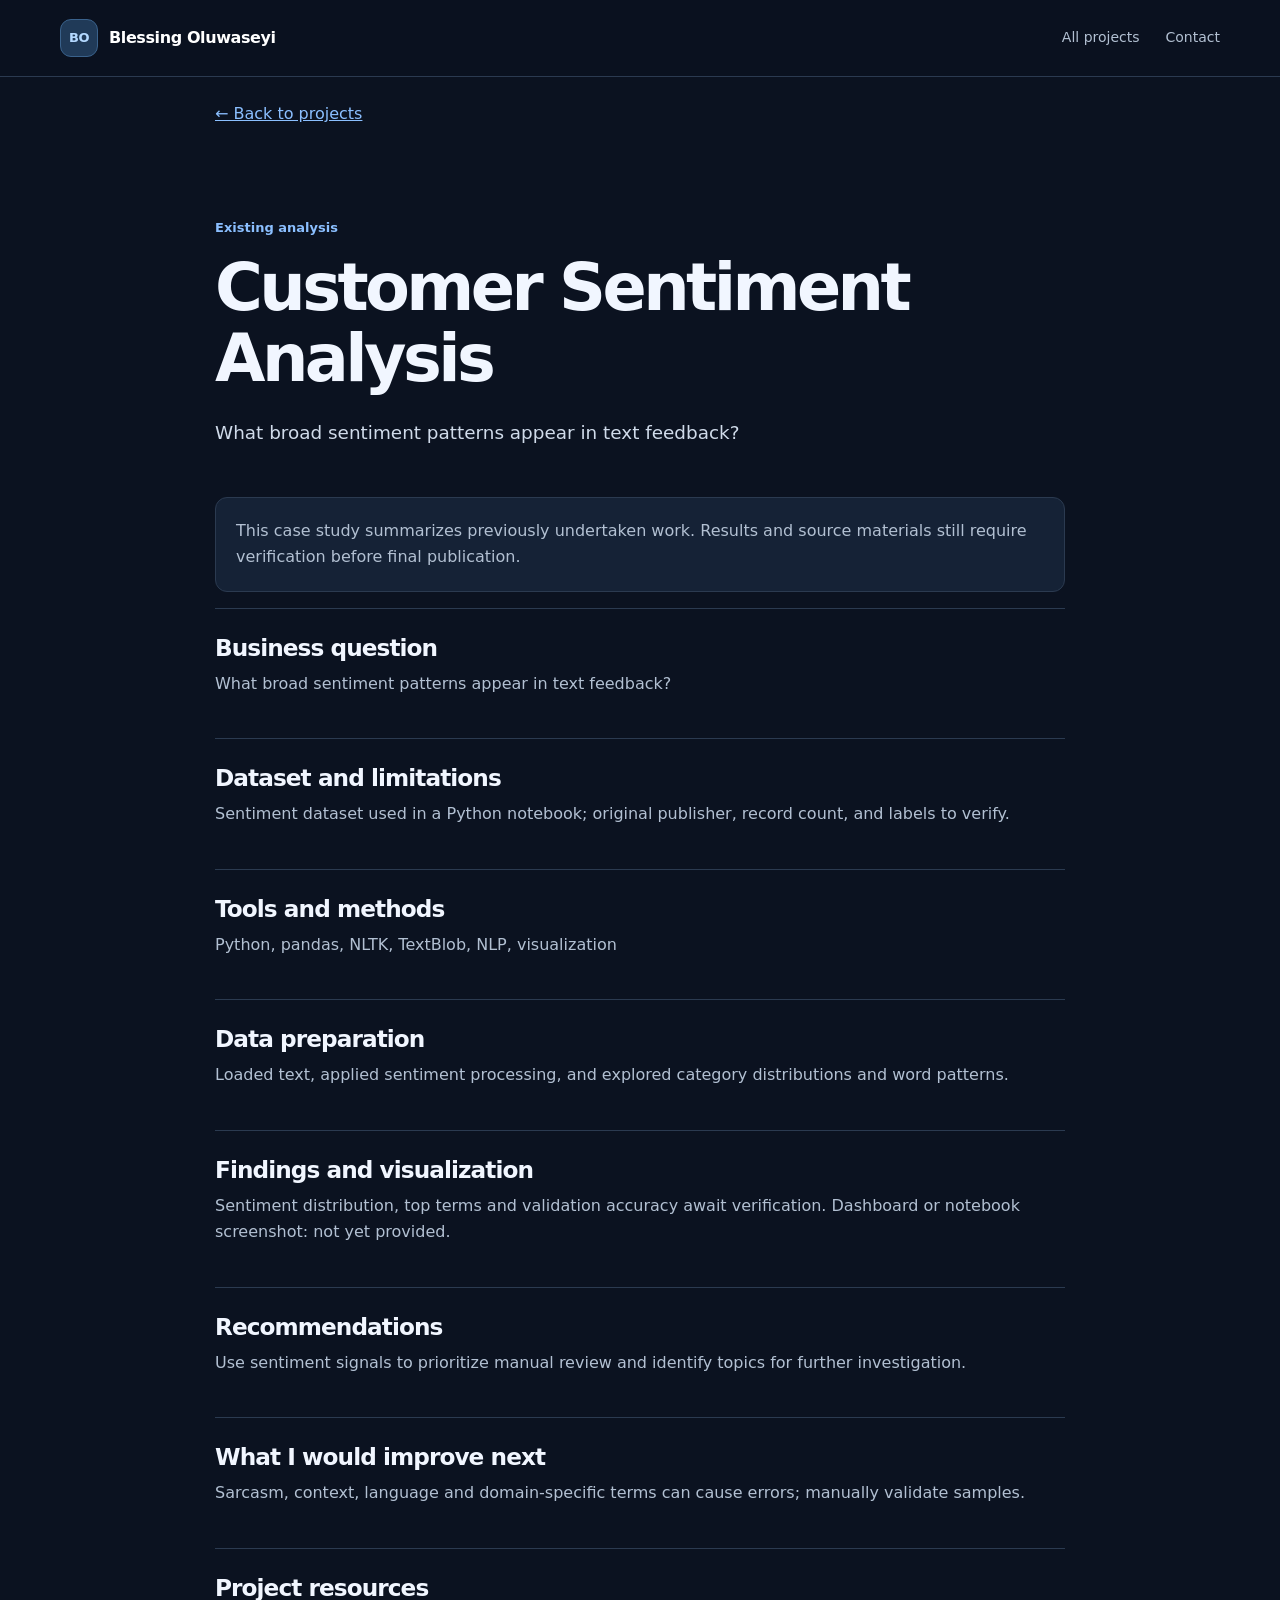
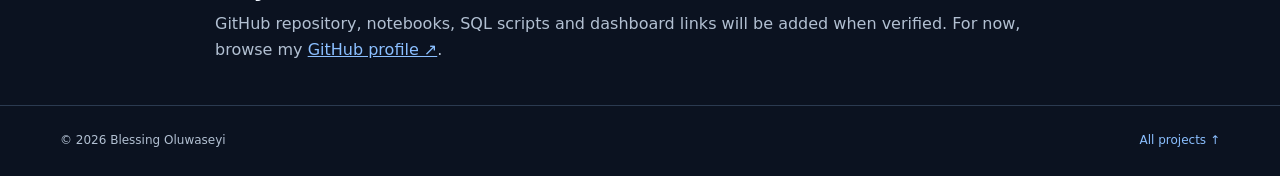
<file: sentiment-analysis.html>
<!doctype html><html lang="en"><head><meta charset="utf-8"><meta name="viewport" content="width=device-width,initial-scale=1"><meta name="theme-color" content="#0b1220"><meta name="description" content="Customer Sentiment Analysis — business problem, methods, findings, recommendations and limitations."><title>Customer Sentiment Analysis | Blessing Oluwaseyi</title><link rel="icon" href="../assets/favicon.svg" type="image/svg+xml"><link rel="stylesheet" href="../styles.css"><style>.case-container{max-width:850px}.case-header{padding:90px 0 30px}.case-section{border-top:1px solid var(--border);padding:25px 0}.case-section h2{font-size:1.45rem;margin-bottom:10px}.case-section p{color:var(--muted)}.case-back{display:inline-block;margin-top:24px}.case-status{color:var(--accent);font-size:13px;font-weight:700}.case-note{background:var(--card);border:1px solid var(--border);padding:20px;border-radius:12px;color:var(--muted)}</style></head><body><a class="skip" href="#main">Skip to content</a><header class="site-header"><div class="container nav-wrap"><a class="brand" href="../index.html#home"><span class="brand-mark">BO</span><span>Blessing Oluwaseyi</span></a><nav aria-label="Main navigation"><a href="../index.html#projects">All projects</a><a href="../index.html#contact">Contact</a></nav></div></header><main id="main"><div class="container case-container"><a class="case-back" href="../index.html#projects">← Back to projects</a><div class="case-header"><p class="case-status">Existing analysis</p><h1>Customer Sentiment Analysis</h1><p class="lead">What broad sentiment patterns appear in text feedback?</p></div><p class="case-note">This case study summarizes previously undertaken work. Results and source materials still require verification before final publication.</p><section class="case-section"><h2>Business question</h2><p>What broad sentiment patterns appear in text feedback?</p></section><section class="case-section"><h2>Dataset and limitations</h2><p>Sentiment dataset used in a Python notebook; original publisher, record count, and labels to verify.</p></section><section class="case-section"><h2>Tools and methods</h2><p>Python, pandas, NLTK, TextBlob, NLP, visualization</p></section><section class="case-section"><h2>Data preparation</h2><p>Loaded text, applied sentiment processing, and explored category distributions and word patterns.</p></section><section class="case-section"><h2>Findings and visualization</h2><p>Sentiment distribution, top terms and validation accuracy await verification. Dashboard or notebook screenshot: not yet provided.</p></section><section class="case-section"><h2>Recommendations</h2><p>Use sentiment signals to prioritize manual review and identify topics for further investigation.</p></section><section class="case-section"><h2>What I would improve next</h2><p>Sarcasm, context, language and domain-specific terms can cause errors; manually validate samples.</p></section><section class="case-section"><h2>Project resources</h2><p>GitHub repository, notebooks, SQL scripts and dashboard links will be added when verified. For now, browse my <a href="https://github.com/blessinghssn8-Analysis" target="_blank" rel="noopener noreferrer">GitHub profile ↗</a>.</p></section></div></main><footer class="footer"><div class="container footer-inner"><span>© 2026 Blessing Oluwaseyi</span><a href="../index.html#projects">All projects ↑</a></div></footer></body></html>
</file>
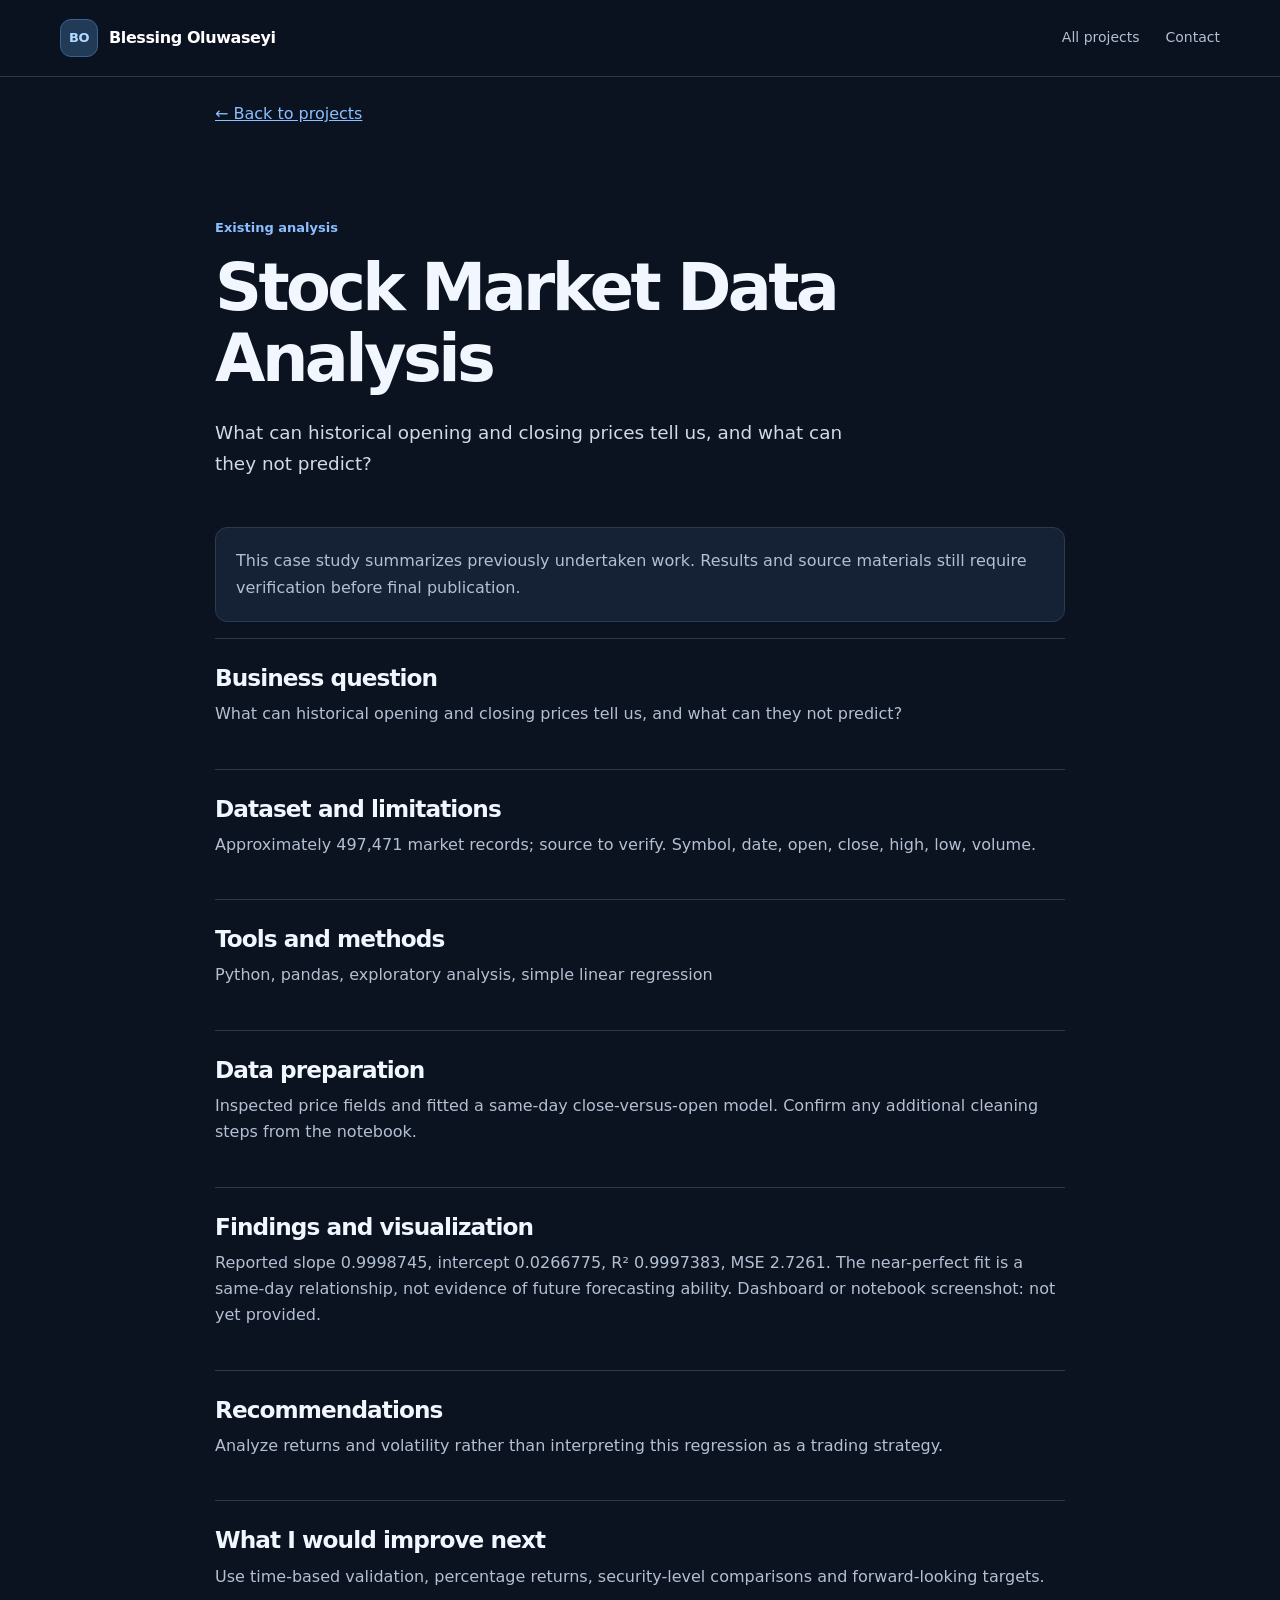
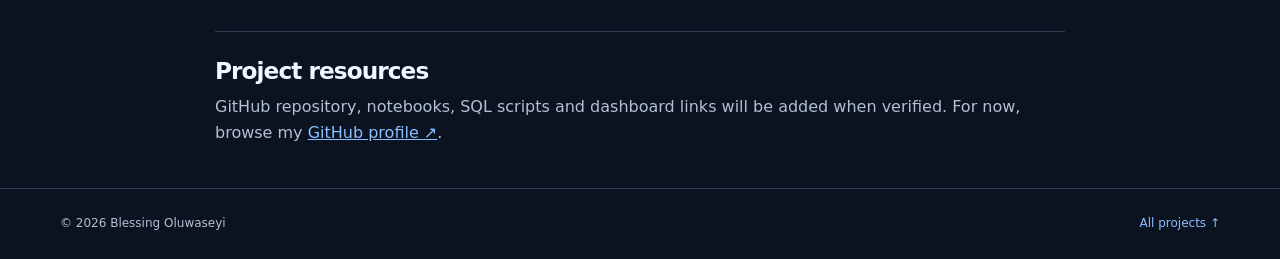
<file: stock-market.html>
<!doctype html><html lang="en"><head><meta charset="utf-8"><meta name="viewport" content="width=device-width,initial-scale=1"><meta name="theme-color" content="#0b1220"><meta name="description" content="Stock Market Data Analysis — business problem, methods, findings, recommendations and limitations."><title>Stock Market Data Analysis | Blessing Oluwaseyi</title><link rel="icon" href="../assets/favicon.svg" type="image/svg+xml"><link rel="stylesheet" href="../styles.css"><style>.case-container{max-width:850px}.case-header{padding:90px 0 30px}.case-section{border-top:1px solid var(--border);padding:25px 0}.case-section h2{font-size:1.45rem;margin-bottom:10px}.case-section p{color:var(--muted)}.case-back{display:inline-block;margin-top:24px}.case-status{color:var(--accent);font-size:13px;font-weight:700}.case-note{background:var(--card);border:1px solid var(--border);padding:20px;border-radius:12px;color:var(--muted)}</style></head><body><a class="skip" href="#main">Skip to content</a><header class="site-header"><div class="container nav-wrap"><a class="brand" href="../index.html#home"><span class="brand-mark">BO</span><span>Blessing Oluwaseyi</span></a><nav aria-label="Main navigation"><a href="../index.html#projects">All projects</a><a href="../index.html#contact">Contact</a></nav></div></header><main id="main"><div class="container case-container"><a class="case-back" href="../index.html#projects">← Back to projects</a><div class="case-header"><p class="case-status">Existing analysis</p><h1>Stock Market Data Analysis</h1><p class="lead">What can historical opening and closing prices tell us, and what can they not predict?</p></div><p class="case-note">This case study summarizes previously undertaken work. Results and source materials still require verification before final publication.</p><section class="case-section"><h2>Business question</h2><p>What can historical opening and closing prices tell us, and what can they not predict?</p></section><section class="case-section"><h2>Dataset and limitations</h2><p>Approximately 497,471 market records; source to verify. Symbol, date, open, close, high, low, volume.</p></section><section class="case-section"><h2>Tools and methods</h2><p>Python, pandas, exploratory analysis, simple linear regression</p></section><section class="case-section"><h2>Data preparation</h2><p>Inspected price fields and fitted a same-day close-versus-open model. Confirm any additional cleaning steps from the notebook.</p></section><section class="case-section"><h2>Findings and visualization</h2><p>Reported slope 0.9998745, intercept 0.0266775, R² 0.9997383, MSE 2.7261. The near-perfect fit is a same-day relationship, not evidence of future forecasting ability. Dashboard or notebook screenshot: not yet provided.</p></section><section class="case-section"><h2>Recommendations</h2><p>Analyze returns and volatility rather than interpreting this regression as a trading strategy.</p></section><section class="case-section"><h2>What I would improve next</h2><p>Use time-based validation, percentage returns, security-level comparisons and forward-looking targets.</p></section><section class="case-section"><h2>Project resources</h2><p>GitHub repository, notebooks, SQL scripts and dashboard links will be added when verified. For now, browse my <a href="https://github.com/blessinghssn8-Analysis" target="_blank" rel="noopener noreferrer">GitHub profile ↗</a>.</p></section></div></main><footer class="footer"><div class="container footer-inner"><span>© 2026 Blessing Oluwaseyi</span><a href="../index.html#projects">All projects ↑</a></div></footer></body></html>
</file>
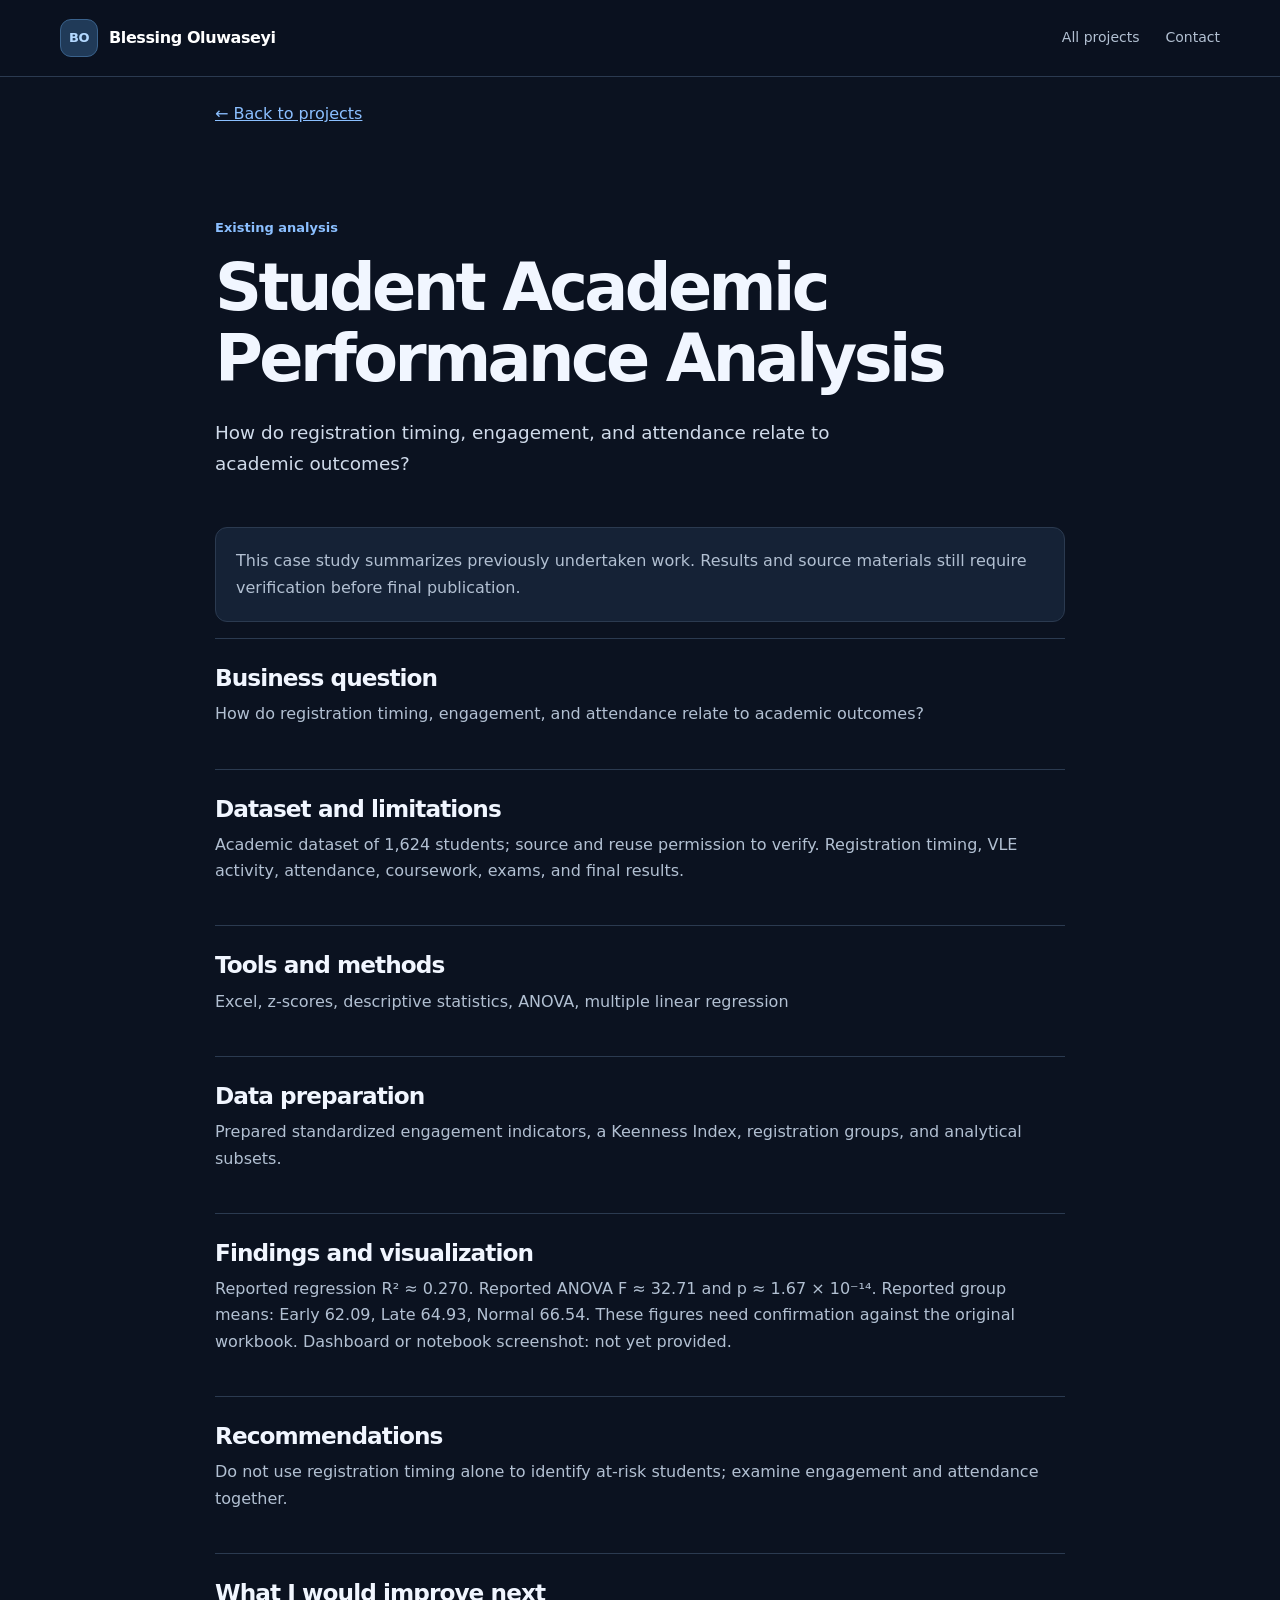
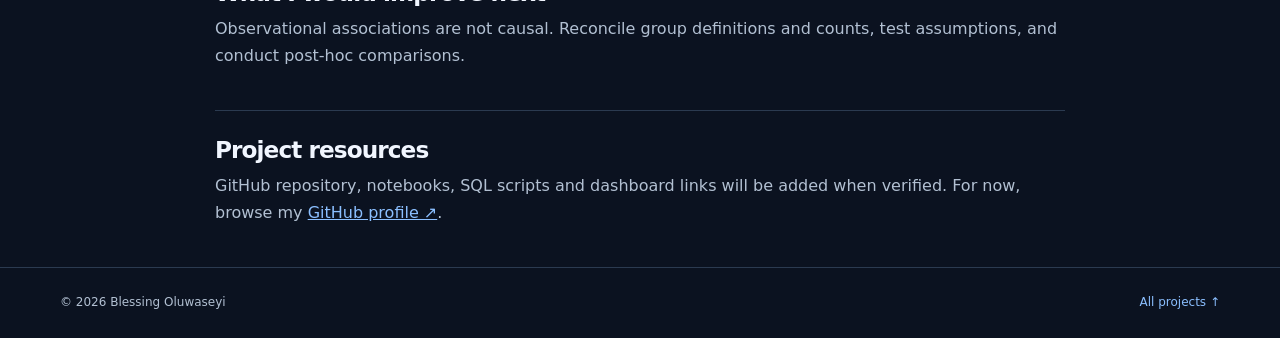
<file: student-performance.html>
<!doctype html><html lang="en"><head><meta charset="utf-8"><meta name="viewport" content="width=device-width,initial-scale=1"><meta name="theme-color" content="#0b1220"><meta name="description" content="Student Academic Performance Analysis — business problem, methods, findings, recommendations and limitations."><title>Student Academic Performance Analysis | Blessing Oluwaseyi</title><link rel="icon" href="../assets/favicon.svg" type="image/svg+xml"><link rel="stylesheet" href="../styles.css"><style>.case-container{max-width:850px}.case-header{padding:90px 0 30px}.case-section{border-top:1px solid var(--border);padding:25px 0}.case-section h2{font-size:1.45rem;margin-bottom:10px}.case-section p{color:var(--muted)}.case-back{display:inline-block;margin-top:24px}.case-status{color:var(--accent);font-size:13px;font-weight:700}.case-note{background:var(--card);border:1px solid var(--border);padding:20px;border-radius:12px;color:var(--muted)}</style></head><body><a class="skip" href="#main">Skip to content</a><header class="site-header"><div class="container nav-wrap"><a class="brand" href="../index.html#home"><span class="brand-mark">BO</span><span>Blessing Oluwaseyi</span></a><nav aria-label="Main navigation"><a href="../index.html#projects">All projects</a><a href="../index.html#contact">Contact</a></nav></div></header><main id="main"><div class="container case-container"><a class="case-back" href="../index.html#projects">← Back to projects</a><div class="case-header"><p class="case-status">Existing analysis</p><h1>Student Academic Performance Analysis</h1><p class="lead">How do registration timing, engagement, and attendance relate to academic outcomes?</p></div><p class="case-note">This case study summarizes previously undertaken work. Results and source materials still require verification before final publication.</p><section class="case-section"><h2>Business question</h2><p>How do registration timing, engagement, and attendance relate to academic outcomes?</p></section><section class="case-section"><h2>Dataset and limitations</h2><p>Academic dataset of 1,624 students; source and reuse permission to verify. Registration timing, VLE activity, attendance, coursework, exams, and final results.</p></section><section class="case-section"><h2>Tools and methods</h2><p>Excel, z-scores, descriptive statistics, ANOVA, multiple linear regression</p></section><section class="case-section"><h2>Data preparation</h2><p>Prepared standardized engagement indicators, a Keenness Index, registration groups, and analytical subsets.</p></section><section class="case-section"><h2>Findings and visualization</h2><p>Reported regression R² ≈ 0.270. Reported ANOVA F ≈ 32.71 and p ≈ 1.67 × 10⁻¹⁴. Reported group means: Early 62.09, Late 64.93, Normal 66.54. These figures need confirmation against the original workbook. Dashboard or notebook screenshot: not yet provided.</p></section><section class="case-section"><h2>Recommendations</h2><p>Do not use registration timing alone to identify at-risk students; examine engagement and attendance together.</p></section><section class="case-section"><h2>What I would improve next</h2><p>Observational associations are not causal. Reconcile group definitions and counts, test assumptions, and conduct post-hoc comparisons.</p></section><section class="case-section"><h2>Project resources</h2><p>GitHub repository, notebooks, SQL scripts and dashboard links will be added when verified. For now, browse my <a href="https://github.com/blessinghssn8-Analysis" target="_blank" rel="noopener noreferrer">GitHub profile ↗</a>.</p></section></div></main><footer class="footer"><div class="container footer-inner"><span>© 2026 Blessing Oluwaseyi</span><a href="../index.html#projects">All projects ↑</a></div></footer></body></html>
</file>
<file: styles.css>
:root{color-scheme:dark;--bg:#0b1220;--bg2:#101b2b;--card:#152236;--border:#2b3a50;--text:#f1f6ff;--muted:#b2c0d2;--accent:#8bbfff;--accent2:#c3ddff;--max:1160px}*{box-sizing:border-box}html{scroll-behavior:smooth;scroll-padding-top:88px}body{margin:0;background:var(--bg);color:var(--text);font:16px/1.65 system-ui,-apple-system,Segoe UI,Roboto,Arial,sans-serif}a{color:var(--accent)}a:hover{color:#d7eaff}a:focus-visible,button:focus-visible{outline:3px solid var(--accent2);outline-offset:4px}button{font:inherit}.container{width:min(var(--max),calc(100% - 44px));margin:auto}.narrow{max-width:830px}.skip{position:absolute;top:-100px;left:20px;padding:12px;background:#fff;color:#000;z-index:20}.skip:focus{top:12px}.site-header{position:sticky;top:0;z-index:10;background:rgba(11,18,32,.96);border-bottom:1px solid var(--border);backdrop-filter:blur(12px)}.nav-wrap{min-height:76px;display:flex;align-items:center;justify-content:space-between;gap:24px}.brand{display:flex;align-items:center;gap:11px;color:#fff;text-decoration:none;font-weight:750;letter-spacing:-.025em}.brand-mark{display:grid;place-items:center;background:#203a58;color:#b4d9ff;border:1px solid #3a628c;width:38px;height:38px;border-radius:11px;font-size:13px}nav{display:flex;gap:26px}nav a{color:var(--muted);font-size:14px;text-decoration:none}nav a:hover{color:#fff}.menu-toggle{display:none}.section{padding:96px 0}.alt{background:var(--bg2)}.hero{padding:118px 0 105px;background:radial-gradient(ellipse at 90% 10%,rgba(65,115,180,.15),transparent 50%)}.hero-grid{display:grid;grid-template-columns:minmax(0,1.35fr) minmax(300px,.85fr);gap:64px;align-items:center}.eyebrow{color:var(--accent);font-size:12px;font-weight:800;letter-spacing:.17em;margin:0 0 20px}.pulse{display:inline-block;width:8px;height:8px;border-radius:50%;background:#76e2b7;margin-right:9px;box-shadow:0 0 0 4px #76e2b71c}h1,h2,h3,p{margin-top:0}h1{font-size:clamp(2.7rem,5.1vw,4.8rem);line-height:1.09;letter-spacing:-.055em;margin-bottom:24px;max-width:850px}h1 span{color:var(--accent)}h2{font-size:clamp(2rem,3.3vw,3.05rem);line-height:1.17;letter-spacing:-.04em;margin-bottom:22px}h3{font-size:1.18rem;line-height:1.3;letter-spacing:-.015em;margin-bottom:12px}.lead{font-size:1.15rem;color:#d0dbea;max-width:660px}.hero-note{color:var(--muted);font-size:.95rem}.actions{display:flex;flex-wrap:wrap;gap:12px;margin:30px 0}.btn{display:inline-flex;align-items:center;justify-content:center;gap:12px;padding:12px 19px;border-radius:10px;font-weight:700;text-decoration:none;font-size:14px;min-height:46px;transition:transform .2s,background .2s}.btn:hover{transform:translateY(-2px)}.primary{background:var(--accent);color:#071324}.primary:hover{background:#b9d9ff;color:#071324}.outline{border:1px solid #5d7390;color:#f3f7ff}.outline:hover{background:#1c2b41;color:#fff}.text-btn{color:#c7d9ee}.availability,.contact-meta{color:var(--muted);font-size:13px}.hero-panel{background:linear-gradient(150deg,#1a2c44,#111d2e);border:1px solid #38516c;border-radius:20px;padding:25px;box-shadow:0 24px 70px #0004}.panel-top{display:flex;justify-content:space-between;color:#9db5d2;font-size:11px;font-weight:800;letter-spacing:.13em}.dot-row{color:#5e87b0;letter-spacing:5px}.chart-decoration{height:180px;display:flex;align-items:flex-end;gap:12px;padding:24px 5px 0;border-bottom:1px solid #425a76}.chart-decoration span{flex:1;background:linear-gradient(#8bbfff,#284a72);border-radius:5px 5px 0 0;opacity:.92}.focus-grid{display:grid;grid-template-columns:1fr 1fr;gap:12px;margin-top:24px}.focus-grid div{padding:15px;border:1px solid #344b65;border-radius:10px;background:#14253b}.focus-grid strong,.focus-grid small{display:block}.focus-grid small{color:#b7c8dd;font-size:11px}.panel-footer{color:#adc1d7;font-size:12px;margin:18px 0 0}.prose p{color:#c5d2e2;margin-bottom:17px}.section-intro{color:var(--muted);max-width:760px;margin-bottom:30px}.skill-grid,.project-grid{display:grid;grid-template-columns:repeat(3,minmax(0,1fr));gap:18px}.card{background:var(--card);border:1px solid var(--border);border-radius:16px;padding:25px}.card p{color:var(--muted);font-size:14px;margin-bottom:0}.card-icon{display:inline-grid;place-items:center;width:43px;height:43px;background:#213a55;border-radius:10px;color:var(--accent);font-size:24px;margin-bottom:19px}.project-grid{grid-template-columns:repeat(2,minmax(0,1fr))}.project{display:flex;flex-direction:column;gap:12px;min-height:330px}.project-head{display:flex;align-items:center;justify-content:space-between}.project-number{color:#86a6c8;font-weight:800;font-size:12px}.status{border-radius:99px;padding:4px 10px;font-size:11px;font-weight:750}.existing{background:#1b423d;color:#a5e8ce}.proposed{background:#423a29;color:#f4dba6}.project h3{font-size:1.35rem;margin:0}.project p{margin:0}.project-highlight{font-size:13px;color:#d7e8ff;border-left:2px solid var(--accent);padding-left:12px}.tags{display:flex;flex-wrap:wrap;gap:7px}.tags span{font-size:11px;background:#233650;border:1px solid #35506f;border-radius:7px;padding:3px 8px;color:#d4e4f5}.project-link{margin-top:auto;font-size:14px;font-weight:750;text-decoration:none}.steps{display:grid;grid-template-columns:repeat(4,1fr);gap:20px}.steps>div{border-top:2px solid #5076a2;padding-top:18px}.steps span{color:var(--accent);font-size:12px;font-weight:800}.steps h3{margin:12px 0}.steps p{color:var(--muted);font-size:14px}.timeline{border-left:1px solid #426181;margin-left:10px;padding-left:28px;max-width:850px}.timeline article{position:relative;padding-bottom:26px}.timeline article:before{content:"";position:absolute;width:11px;height:11px;left:-34px;top:5px;border-radius:50%;background:var(--accent);box-shadow:0 0 0 5px #22364e}.timeline h3{margin-bottom:0}.role-org{color:var(--accent);font-size:13px}.timeline ul{color:var(--muted);padding-left:20px;margin-top:12px}.info-grid{display:grid;grid-template-columns:repeat(3,1fr);gap:16px;margin-top:35px}.info-grid .card{padding:20px}.info-grid strong{color:#e9f0fa}.contact-section{background:radial-gradient(ellipse at 50% 100%,#1c3550 0%,var(--bg) 65%)}.contact-inner{max-width:830px;text-align:center}.contact-inner p:not(.eyebrow){color:var(--muted)}.contact-inner .actions{justify-content:center}.footer{border-top:1px solid var(--border);padding:25px 0;color:var(--muted);font-size:12px}.footer-inner{display:flex;flex-wrap:wrap;justify-content:space-between;gap:15px}.footer a{text-decoration:none}@media(max-width:900px){.hero-grid{grid-template-columns:1fr;gap:40px}.hero-panel{max-width:550px}.skill-grid{grid-template-columns:repeat(2,1fr)}.steps{grid-template-columns:repeat(2,1fr)}.info-grid{grid-template-columns:1fr 1fr}}@media(max-width:640px){.container{width:min(100% - 32px,var(--max))}.section{padding:66px 0}.hero{padding:76px 0}.nav-wrap{min-height:68px}.menu-toggle{display:flex;flex-direction:column;gap:5px;border:1px solid #4b617d;background:transparent;border-radius:8px;padding:10px;cursor:pointer}.menu-toggle span{display:block;width:20px;height:2px;background:#e4efff}nav{display:none;position:absolute;left:0;right:0;top:68px;background:#101b2b;padding:15px 22px 22px;border-bottom:1px solid var(--border);flex-direction:column;gap:13px}nav.open{display:flex}nav a{padding:8px 0}.skill-grid,.project-grid,.steps,.info-grid{grid-template-columns:1fr}.project{min-height:0}.hero-panel{padding:20px}.actions{gap:10px}.btn{flex:1 1 auto}.brand{font-size:14px}.footer-inner{flex-direction:column}}@media(prefers-reduced-motion:reduce){html{scroll-behavior:auto}*,*:before,*:after{transition:none!important;animation:none!important}}
</file>
